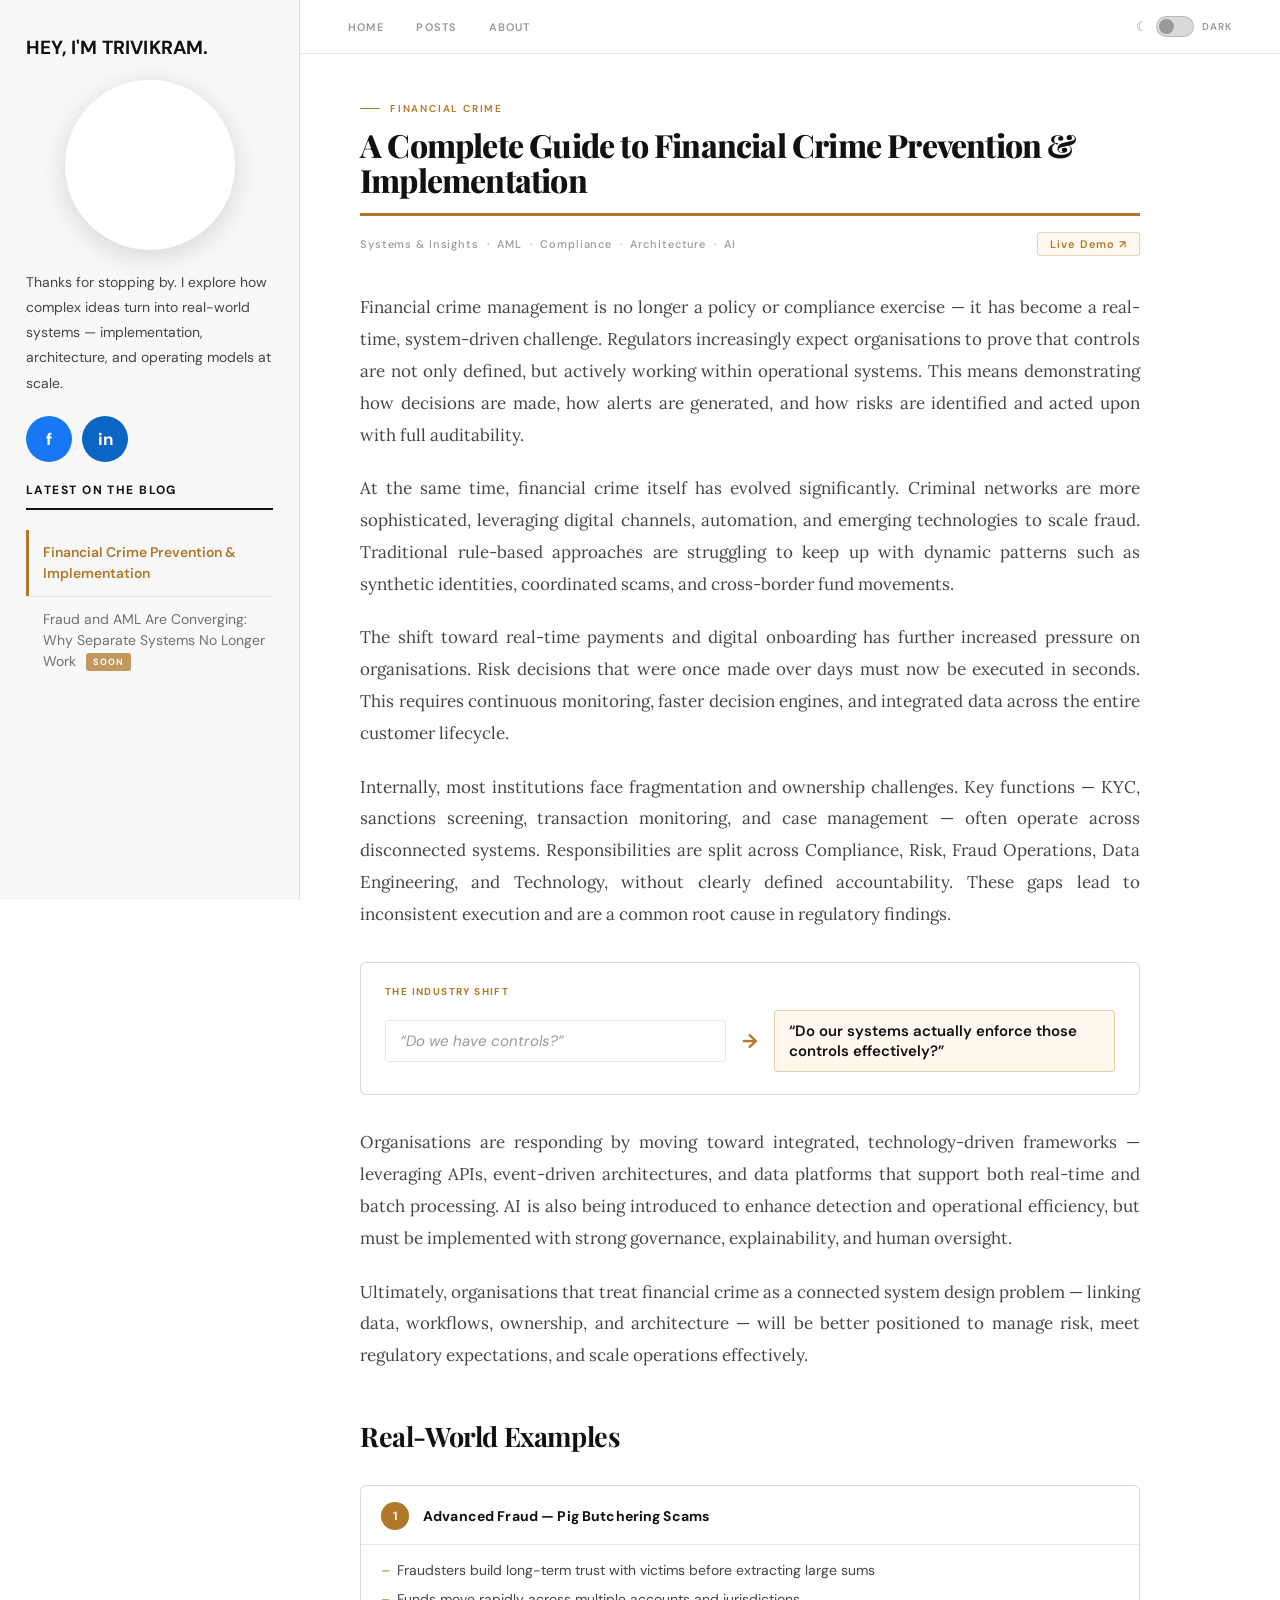
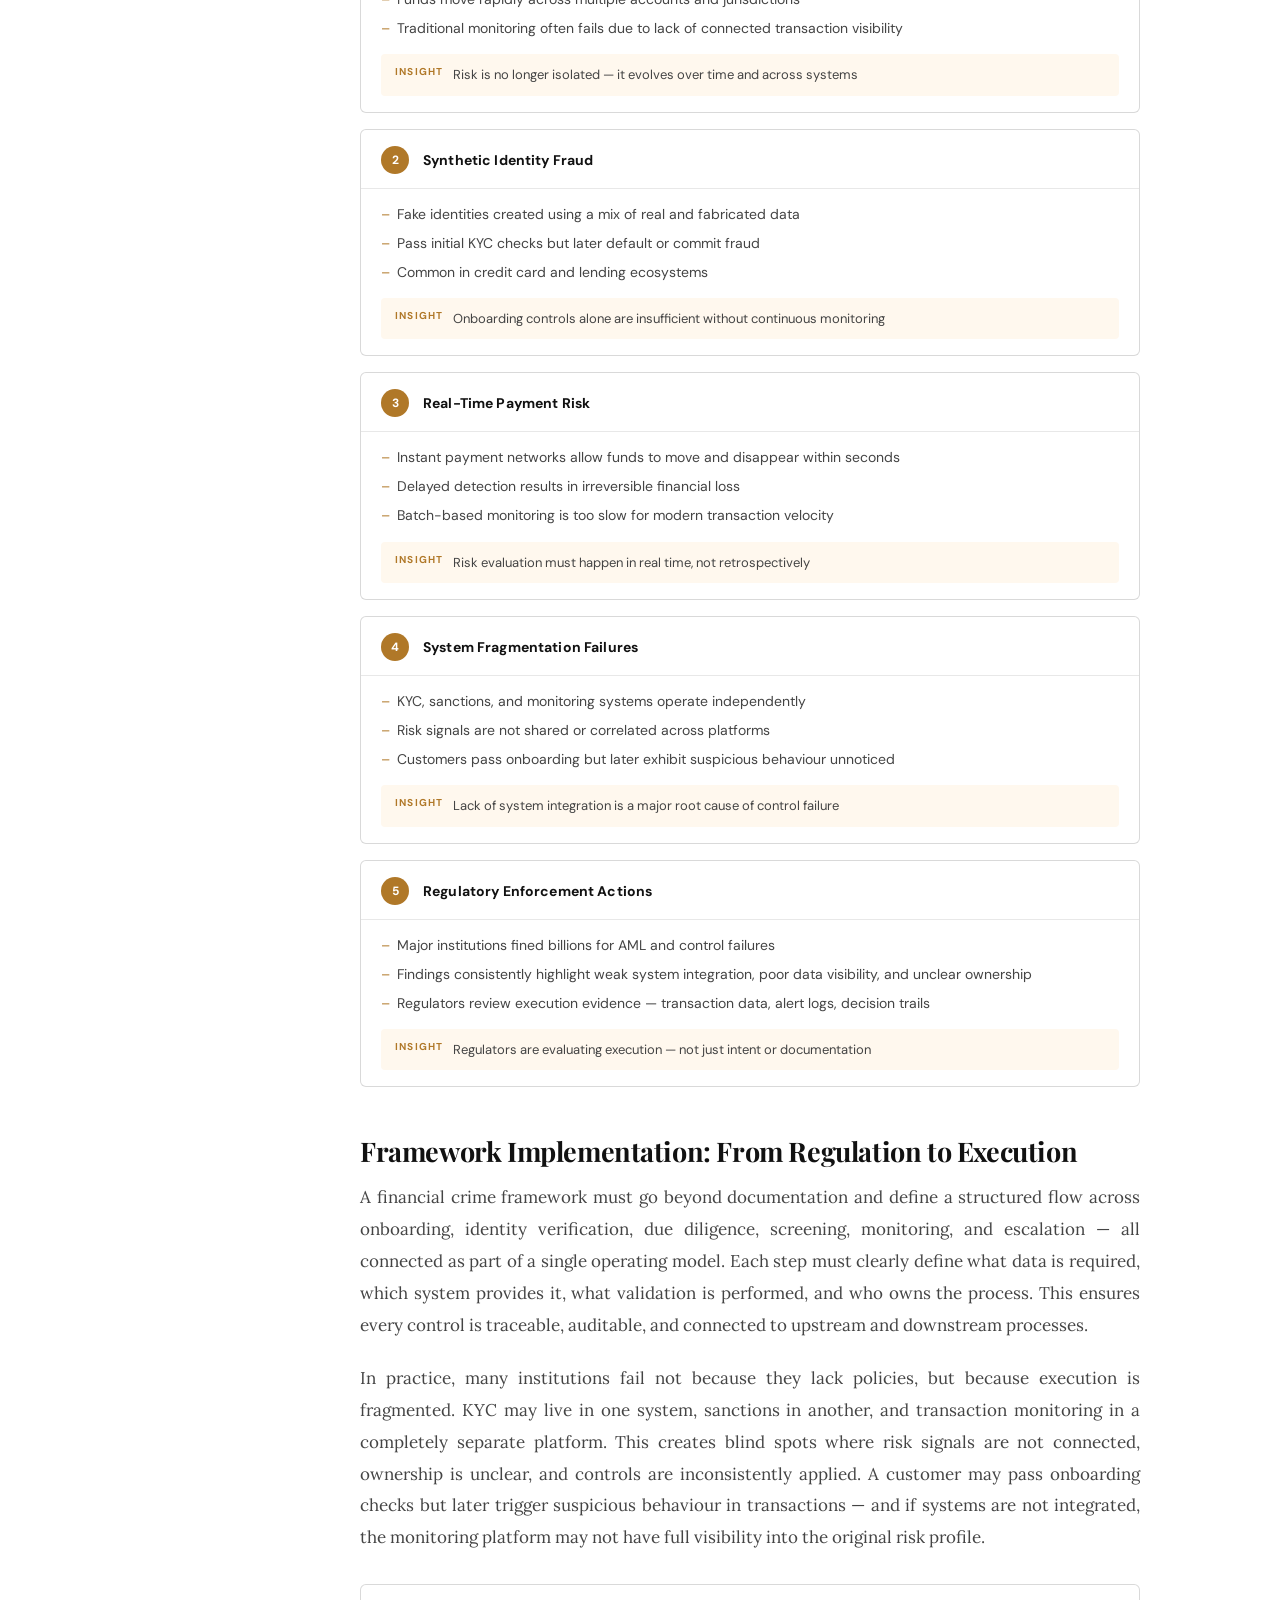
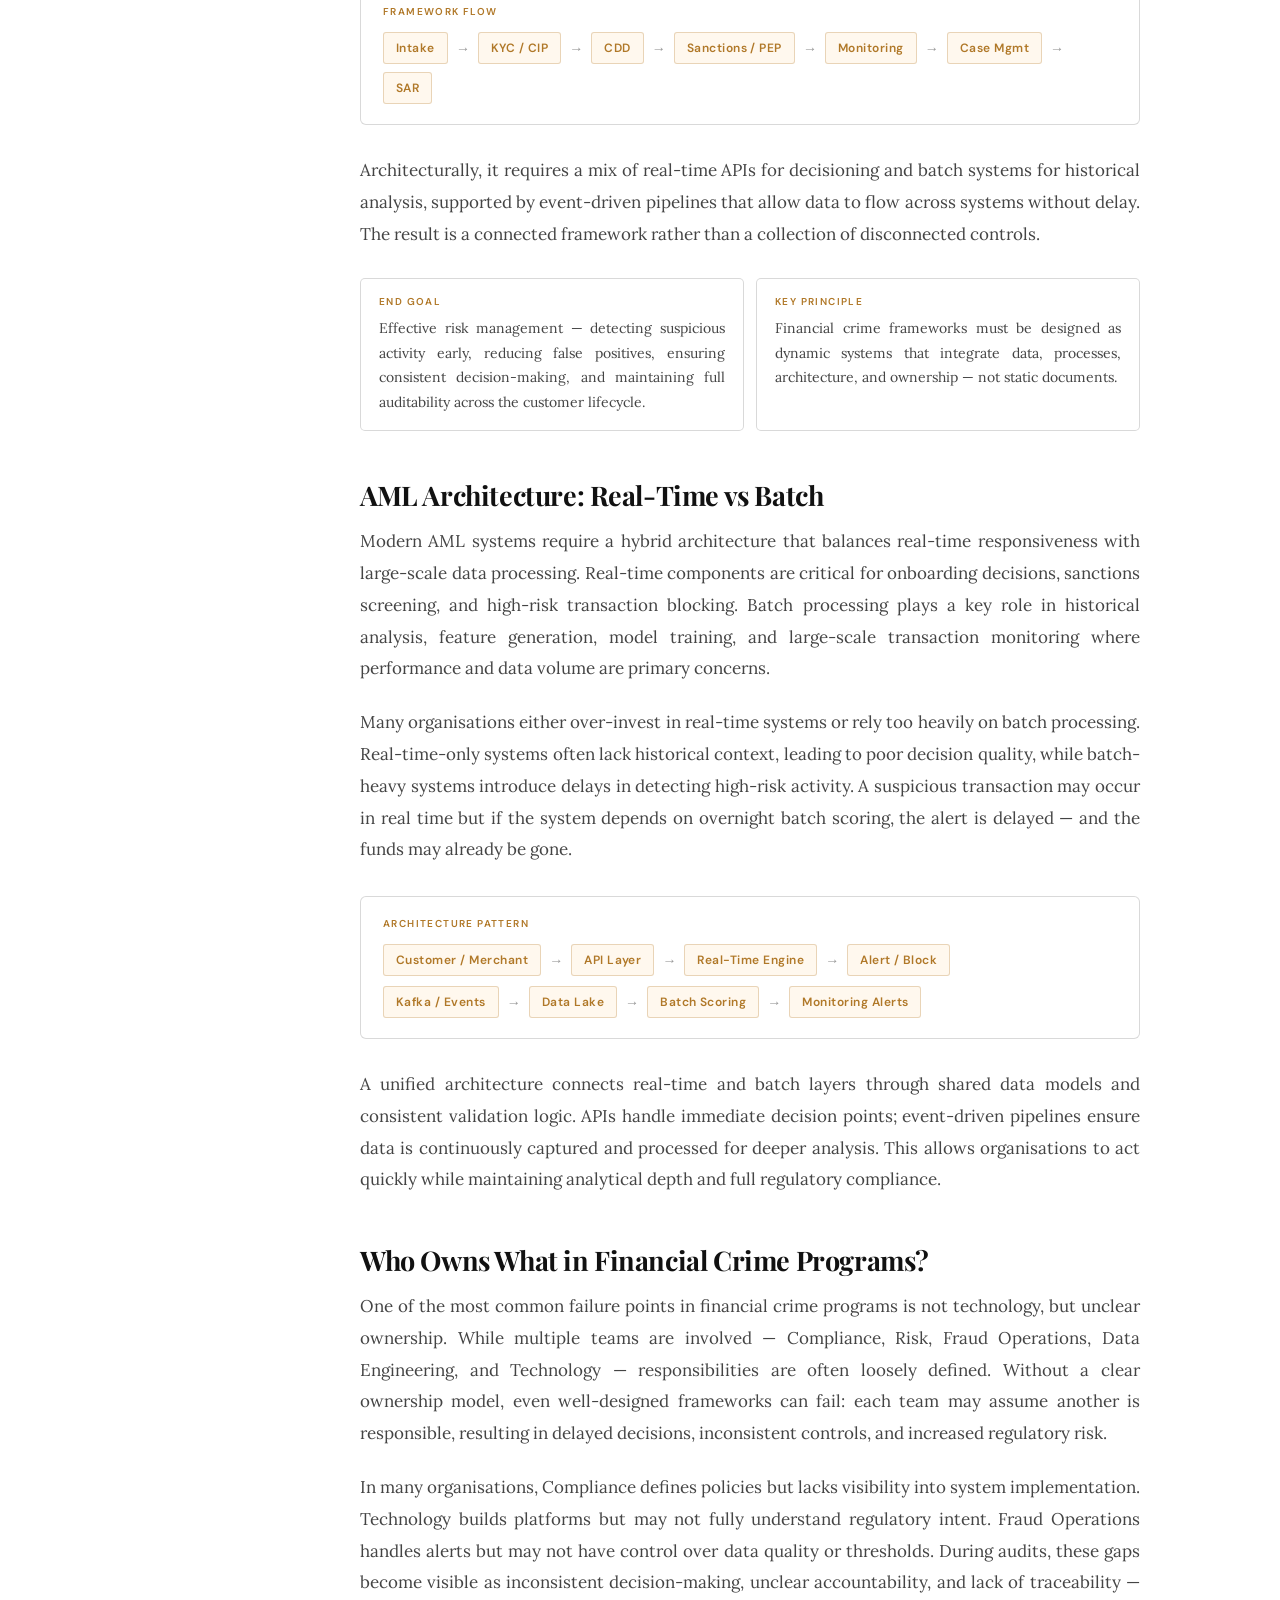
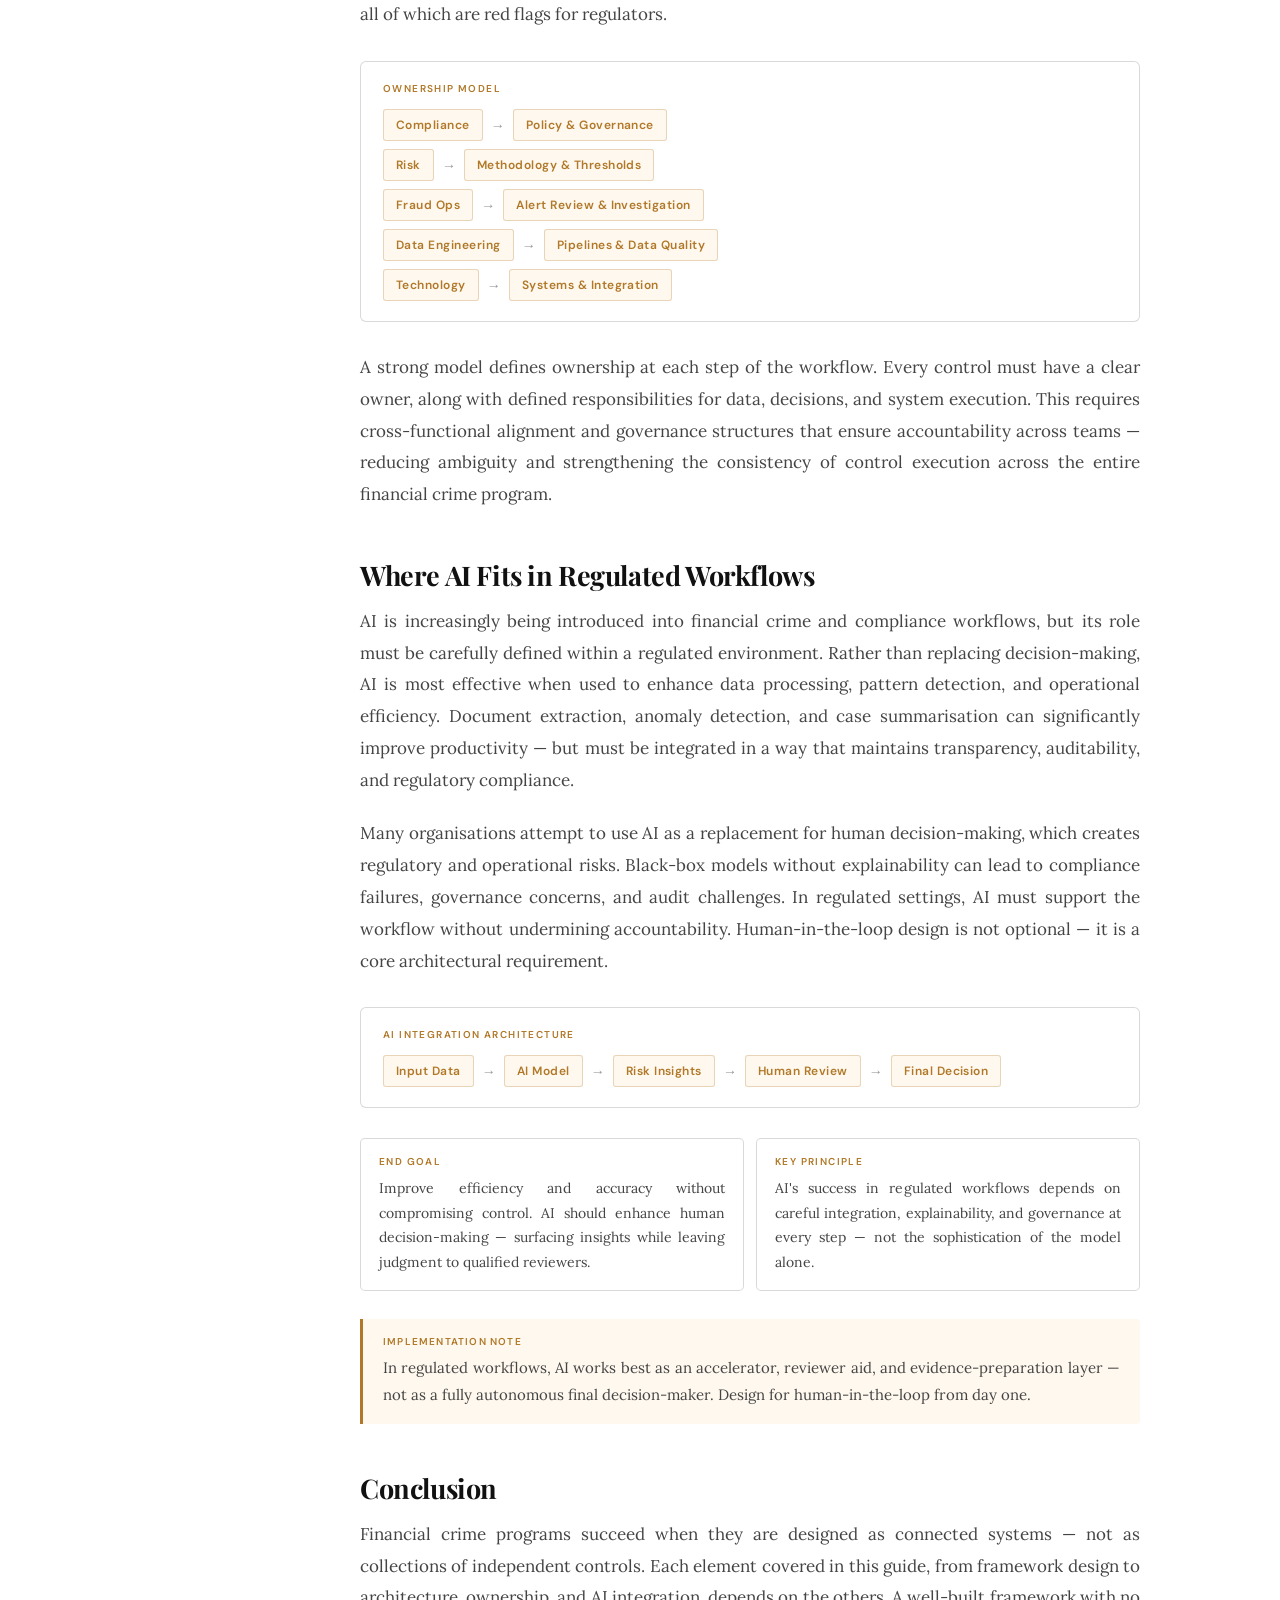
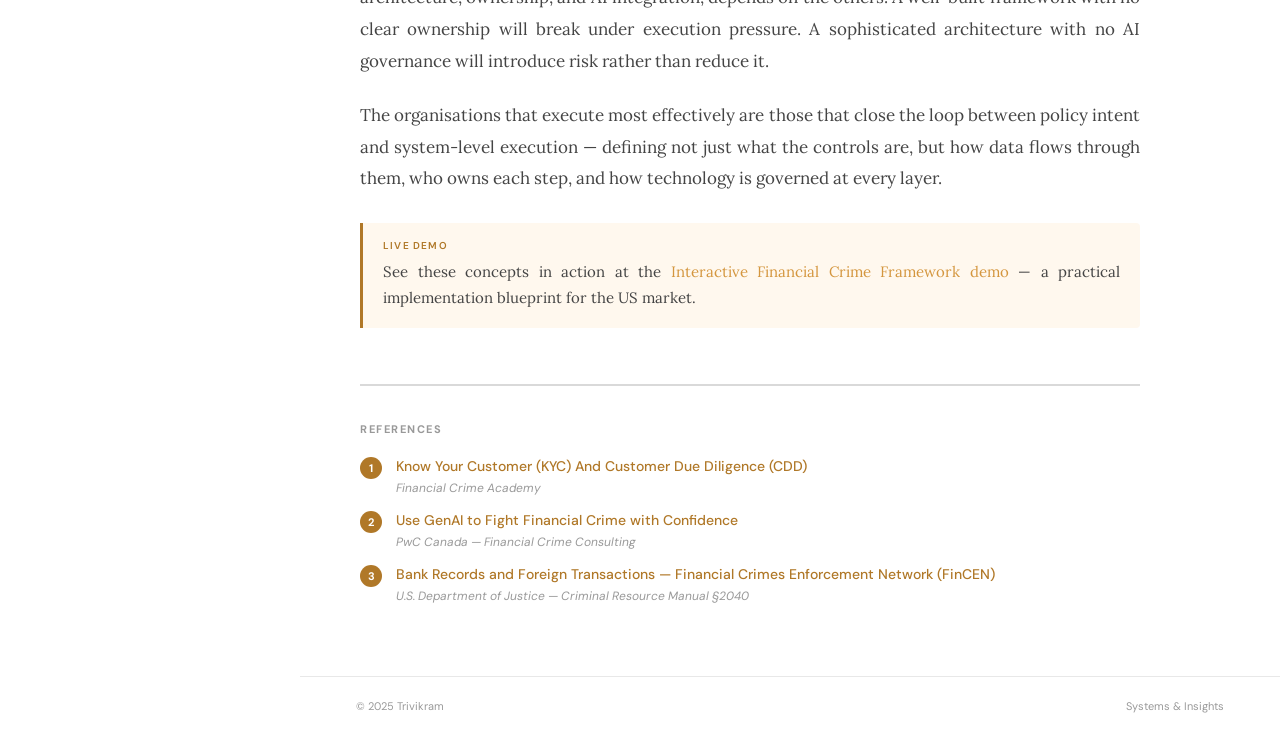
<file: index.html>
<!DOCTYPE html>
<html lang="en" data-theme="light">
<head>
  <meta charset="UTF-8" />
  <meta name="viewport" content="width=device-width, initial-scale=1.0" />
  <title>Trivikram — Systems &amp; Insights</title>
  <meta name="description" content="Systems, architecture, and real-world implementation." />
  <link rel="preconnect" href="https://fonts.googleapis.com" />
  <link rel="stylesheet" href="https://fonts.googleapis.com/css2?family=Playfair+Display:ital,wght@0,700;0,800;1,700&family=Lora:ital,wght@0,400;0,500;0,600;1,400&family=DM+Sans:wght@400;500;600;700&display=swap" />
  <link rel="icon" type="image/svg+xml" href="assets/favicon.svg" />
  <link rel="shortcut icon" href="assets/favicon.svg" />
  <link rel="apple-touch-icon" href="assets/favicon.svg" />
  <link rel="stylesheet" href="assets/blog.css" />
</head>
<body>
<div id="progress"></div>
<div class="shell">
  <!-- LEFT RAIL -->
  <aside class="rail">
    <div class="author-greeting">HEY, I'M TRIVIKRAM.</div>
    <div class="author-photo">
      <img src="assets/author-placeholder.png" alt="Trivikram" />
    </div>
    <p class="bio">Thanks for stopping by. I explore how complex ideas turn into real-world systems — implementation, architecture, and operating models at scale.</p>
    <div class="socials">
      <a href="https://www.facebook.com/trivikram.dwivedi/" target="_blank" rel="noopener" class="soc soc-fb" aria-label="Facebook">f</a>
      <a href="https://www.linkedin.com/in/trivikramdwivedi" target="_blank" rel="noopener" class="soc soc-li" aria-label="LinkedIn">in</a>
    </div>
    <div class="rail-heading">Latest on the blog</div>
    <ul class="blog-list" id="blog-list">
      <li><button class="blog-btn" data-article="main">Financial Crime Prevention &amp; Implementation</button></li>
      <li><button class="blog-btn blog-btn--soon" data-article="coming-soon">Fraud and AML Are Converging: Why Separate Systems No Longer Work <span class="coming-soon-badge">Soon</span></button></li>
    </ul>
  </aside>
  <!-- RIGHT PANEL -->
  <div class="right-panel">
    <header class="topbar">
      <nav class="nav-links">
        <button class="nav-btn active" data-view="home">Home</button>
        <button class="nav-btn" data-view="posts">Posts</button>
        <button class="nav-btn" data-view="about">About</button>
      </nav>
      <div class="toggle-wrap" id="theme-toggle" title="Switch between light and dark theme">
        <span class="toggle-icon" id="toggle-icon">&#9788;</span>
        <div class="toggle-track"><div class="toggle-knob"></div></div>
        <span class="toggle-label" id="toggle-label">Dark</span>
      </div>
    </header>
    <div class="content-wrap">
      <div class="content-pane" id="content-pane"></div>
      <footer class="site-footer">
        <span>&#169; 2025 Trivikram</span>
        <span>Systems &amp; Insights</span>
      </footer>
    </div>
  </div>
</div>
<script src="assets/blog.js"></script>
</body>
</html>
</file>
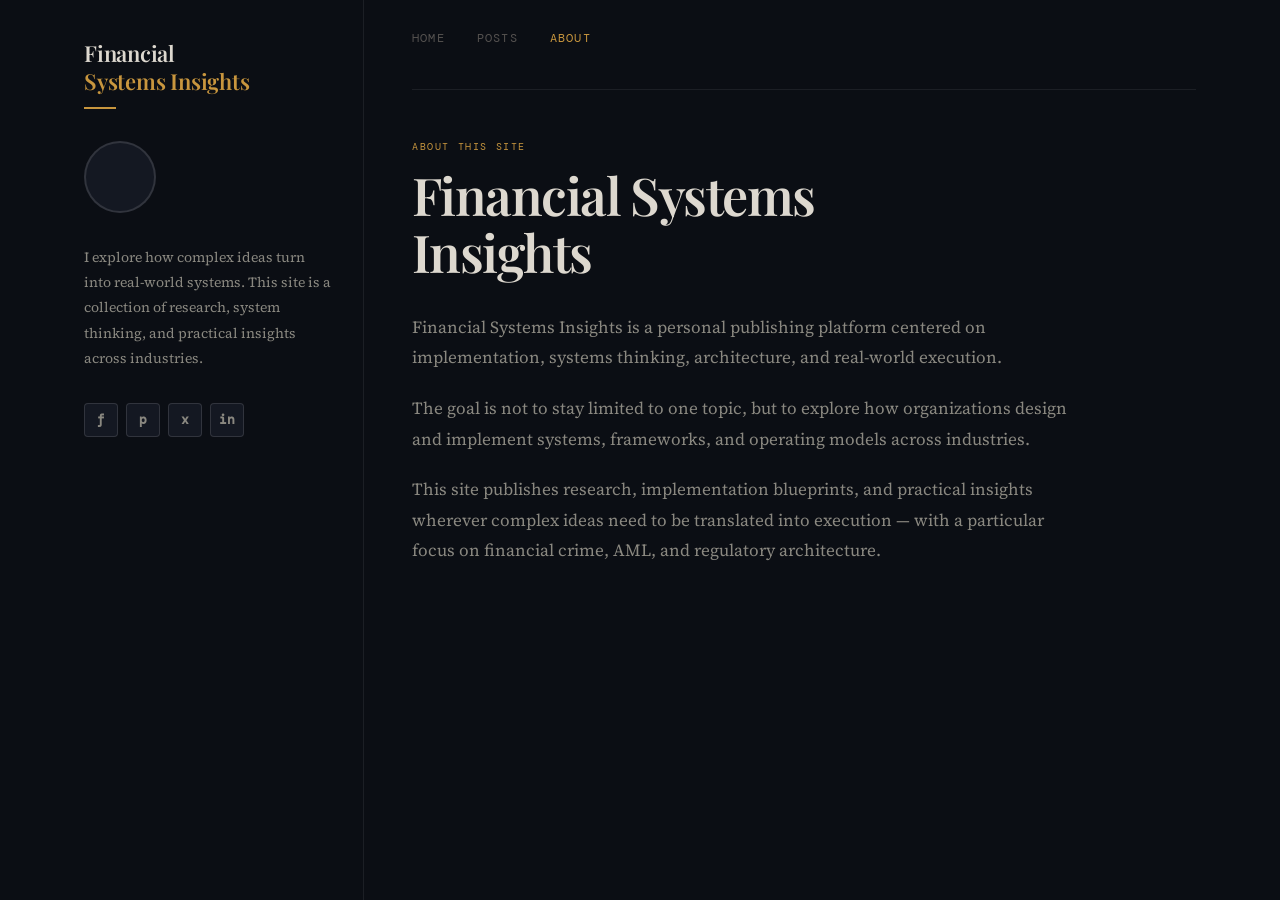
<file: about.html>
<!DOCTYPE html>
<html lang="en">
<head>
  <meta charset="UTF-8" />
  <meta name="viewport" content="width=device-width, initial-scale=1.0" />
  <title>About | Financial Systems Insights</title>
  <link rel="stylesheet" href="assets/styles.css" />
</head>
<body>
<div class="page">
  <div class="layout">

    <aside class="left-rail">
      <div>
        <a href="index.html" class="brand">Financial<br><span>Systems Insights</span></a>
        <div class="brand-rule"></div>
      </div>

      <div class="author-photo">
        <img src="assets/author-placeholder.png" alt="Author photo" />
      </div>

      <p class="about">
        I explore how complex ideas turn into real-world systems. This site is a collection
        of research, system thinking, and practical insights across industries.
      </p>

      <div class="socials">
        <a href="#" class="social">f</a>
        <a href="#" class="social">p</a>
        <a href="#" class="social">x</a>
        <a href="#" class="social">in</a>
      </div>
    </aside>

    <main class="right-content">
      <nav class="top-nav">
        <a href="index.html">Home</a>
        <a href="posts.html">Posts</a>
        <a href="about.html" class="active">About</a>
        <div class="top-nav-spacer"></div>
      </nav>

      <article class="about-page">
        <div class="kicker">About this site</div>
        <h1>Financial Systems<br>Insights</h1>

        <p>
          Financial Systems Insights is a personal publishing platform centered on
          implementation, systems thinking, architecture, and real-world execution.
        </p>

        <p>
          The goal is not to stay limited to one topic, but to explore how organizations
          design and implement systems, frameworks, and operating models across industries.
        </p>

        <p>
          This site publishes research, implementation blueprints, and practical insights
          wherever complex ideas need to be translated into execution — with a particular
          focus on financial crime, AML, and regulatory architecture.
        </p>
      </article>
    </main>

  </div>
</div>
</body>
</html>
</file>
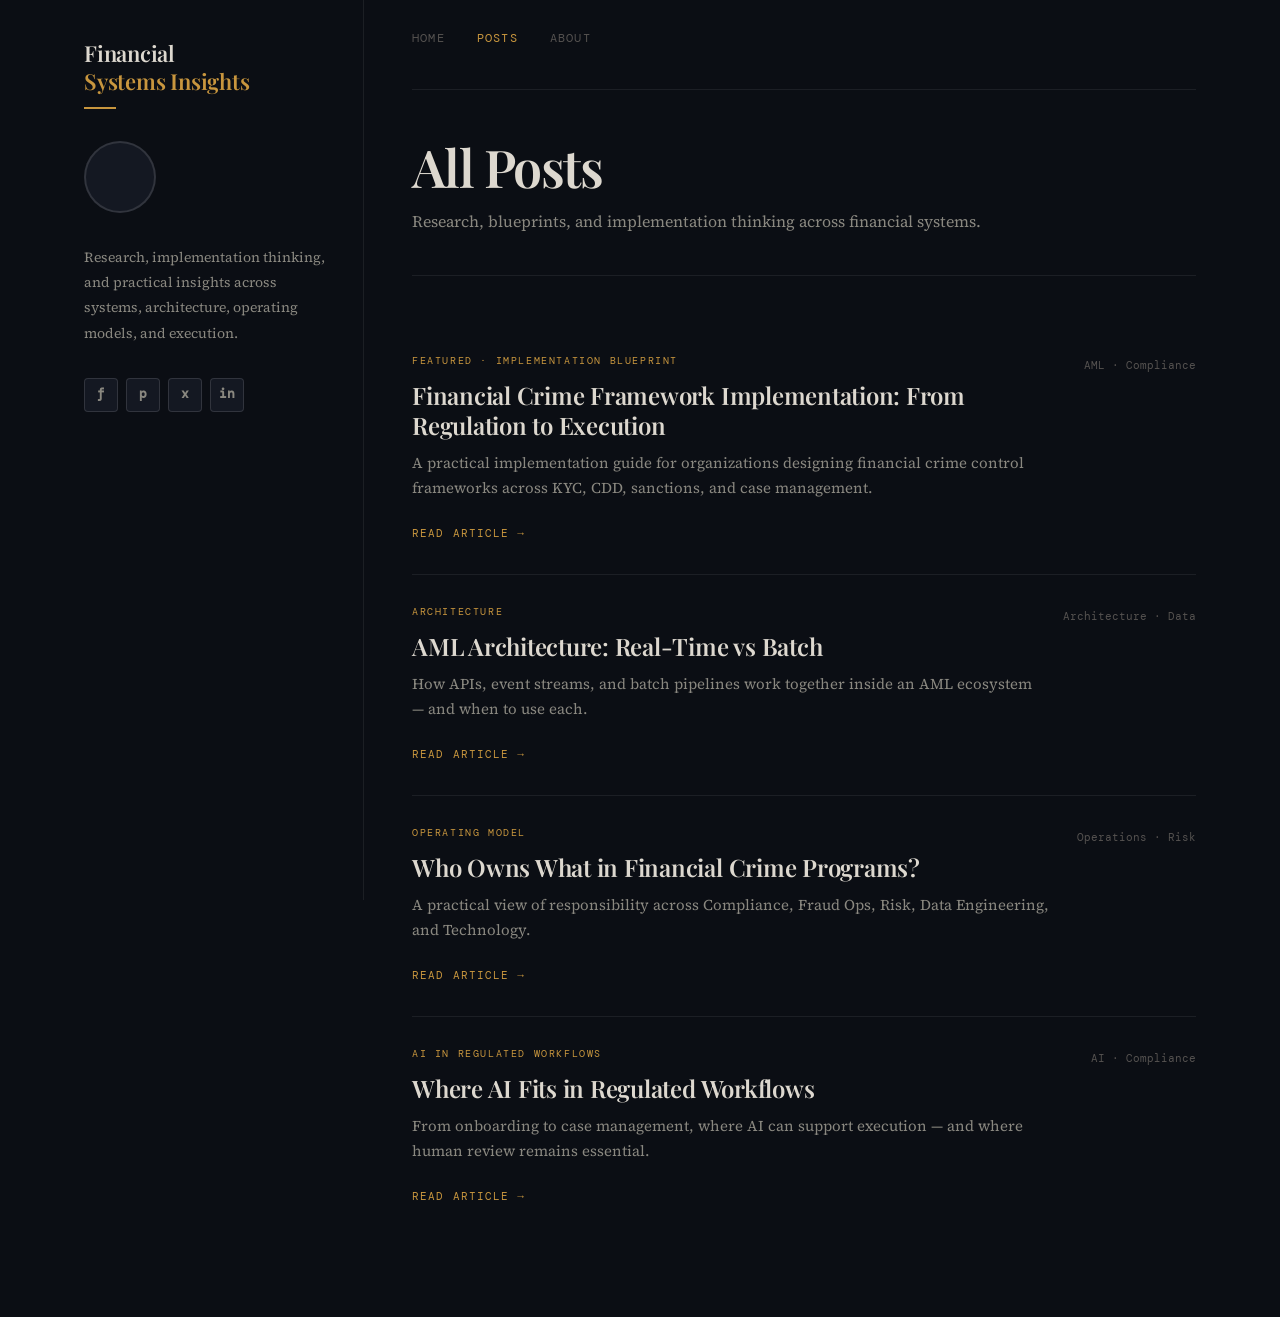
<file: posts.html>
<!DOCTYPE html>
<html lang="en">
<head>
  <meta charset="UTF-8" />
  <meta name="viewport" content="width=device-width, initial-scale=1.0" />
  <title>Posts | Financial Systems Insights</title>
  <link rel="stylesheet" href="assets/styles.css" />
</head>
<body>
<div class="page">
  <div class="layout">

    <aside class="left-rail">
      <div>
        <a href="index.html" class="brand">Financial<br><span>Systems Insights</span></a>
        <div class="brand-rule"></div>
      </div>

      <div class="author-photo">
        <img src="assets/author-placeholder.png" alt="Author photo" />
      </div>

      <p class="about">
        Research, implementation thinking, and practical insights across systems,
        architecture, operating models, and execution.
      </p>

      <div class="socials">
        <a href="#" class="social">f</a>
        <a href="#" class="social">p</a>
        <a href="#" class="social">x</a>
        <a href="#" class="social">in</a>
      </div>
    </aside>

    <main class="right-content">
      <nav class="top-nav">
        <a href="index.html">Home</a>
        <a href="posts.html" class="active">Posts</a>
        <a href="about.html">About</a>
        <div class="top-nav-spacer"></div>
      </nav>

      <div class="page-hero">
        <h1>All Posts</h1>
        <p>Research, blueprints, and implementation thinking across financial systems.</p>
      </div>

      <div class="posts-grid">

        <a href="posts/financial-crime-framework-implementation.html" class="post-card" style="text-decoration:none">
          <div>
            <div class="kicker">Featured · Implementation Blueprint</div>
            <div class="post-card-title">Financial Crime Framework Implementation: From Regulation to Execution</div>
            <div class="post-card-excerpt">A practical implementation guide for organizations designing financial crime control frameworks across KYC, CDD, sanctions, and case management.</div>
            <span class="read-more">Read article</span>
          </div>
          <div class="post-card-meta">AML · Compliance</div>
        </a>

        <a href="posts/aml-architecture-realtime-vs-batch.html" class="post-card" style="text-decoration:none">
          <div>
            <div class="kicker">Architecture</div>
            <div class="post-card-title">AML Architecture: Real-Time vs Batch</div>
            <div class="post-card-excerpt">How APIs, event streams, and batch pipelines work together inside an AML ecosystem — and when to use each.</div>
            <span class="read-more">Read article</span>
          </div>
          <div class="post-card-meta">Architecture · Data</div>
        </a>

        <a href="posts/ownership-model-financial-crime.html" class="post-card" style="text-decoration:none">
          <div>
            <div class="kicker">Operating Model</div>
            <div class="post-card-title">Who Owns What in Financial Crime Programs?</div>
            <div class="post-card-excerpt">A practical view of responsibility across Compliance, Fraud Ops, Risk, Data Engineering, and Technology.</div>
            <span class="read-more">Read article</span>
          </div>
          <div class="post-card-meta">Operations · Risk</div>
        </a>

        <a href="posts/ai-in-regulated-workflows.html" class="post-card" style="text-decoration:none">
          <div>
            <div class="kicker">AI in Regulated Workflows</div>
            <div class="post-card-title">Where AI Fits in Regulated Workflows</div>
            <div class="post-card-excerpt">From onboarding to case management, where AI can support execution — and where human review remains essential.</div>
            <span class="read-more">Read article</span>
          </div>
          <div class="post-card-meta">AI · Compliance</div>
        </a>

      </div>
    </main>

  </div>
</div>
</body>
</html>
</file>
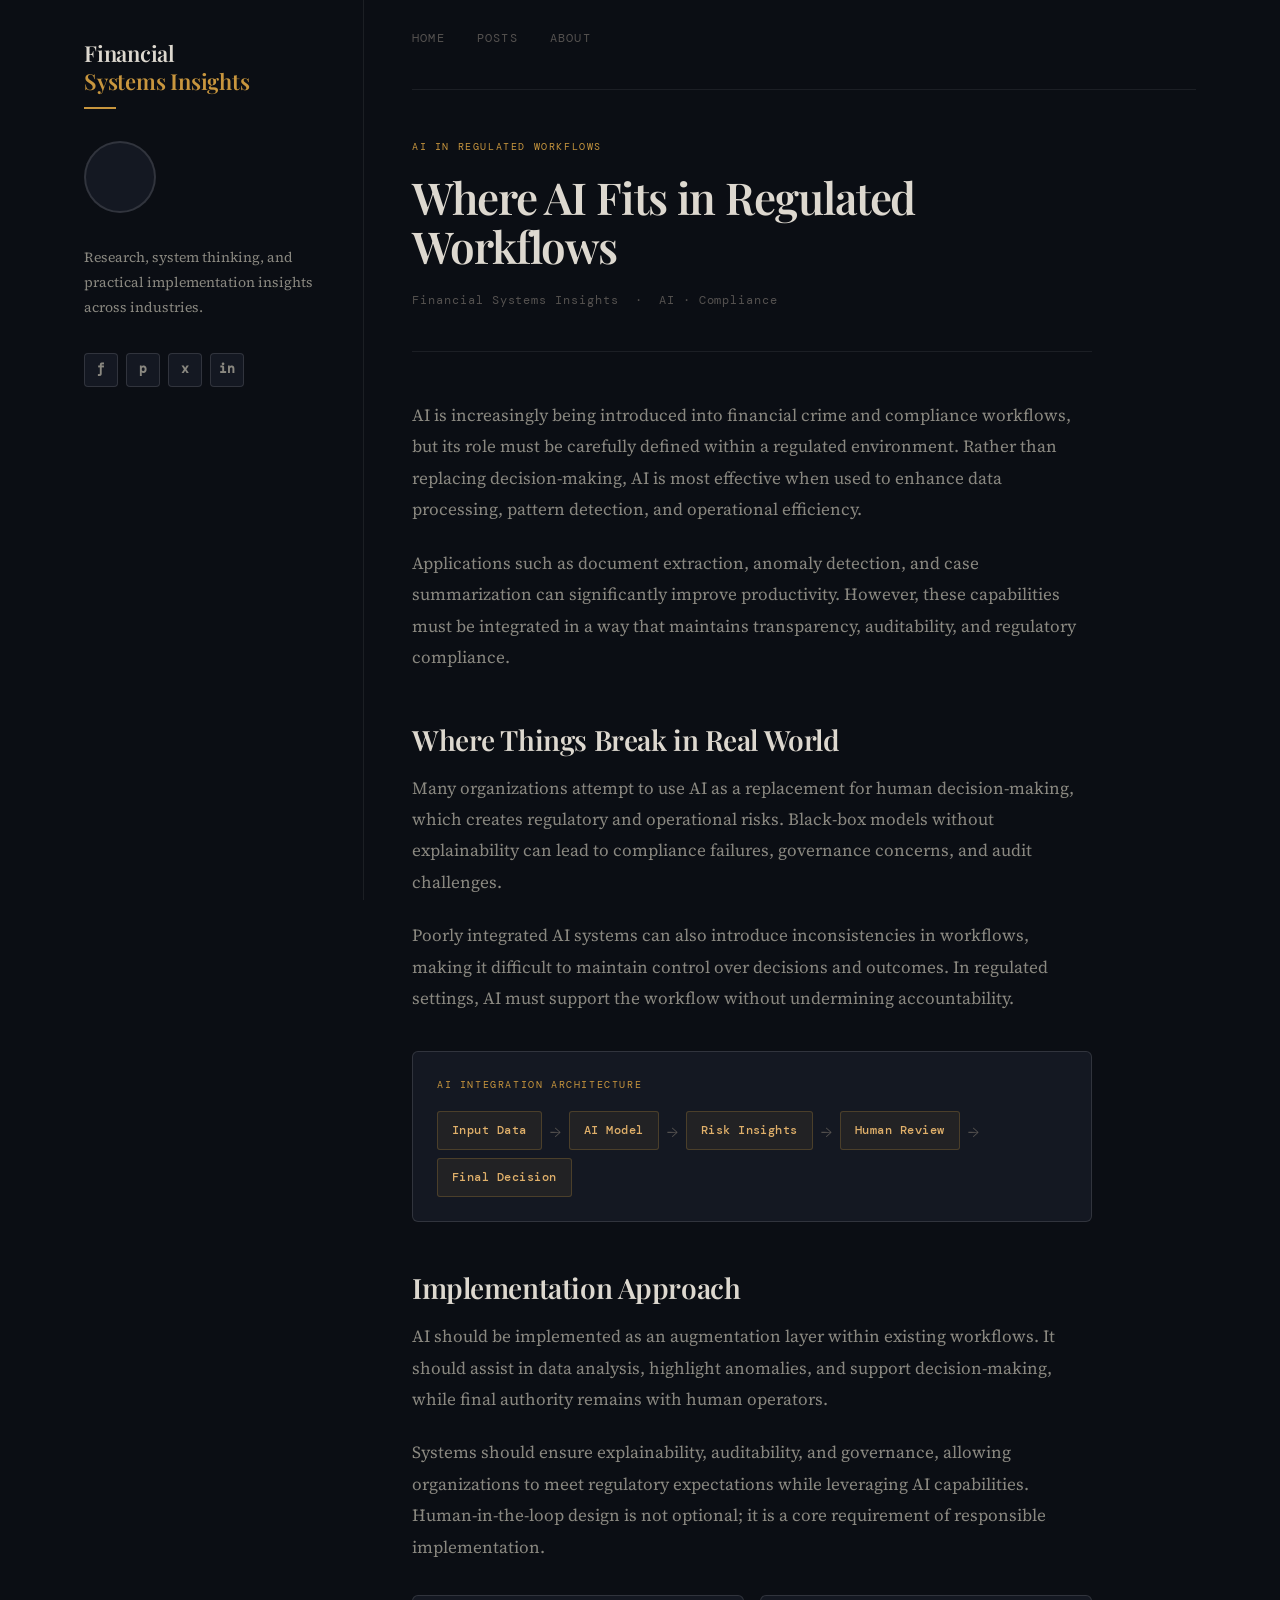
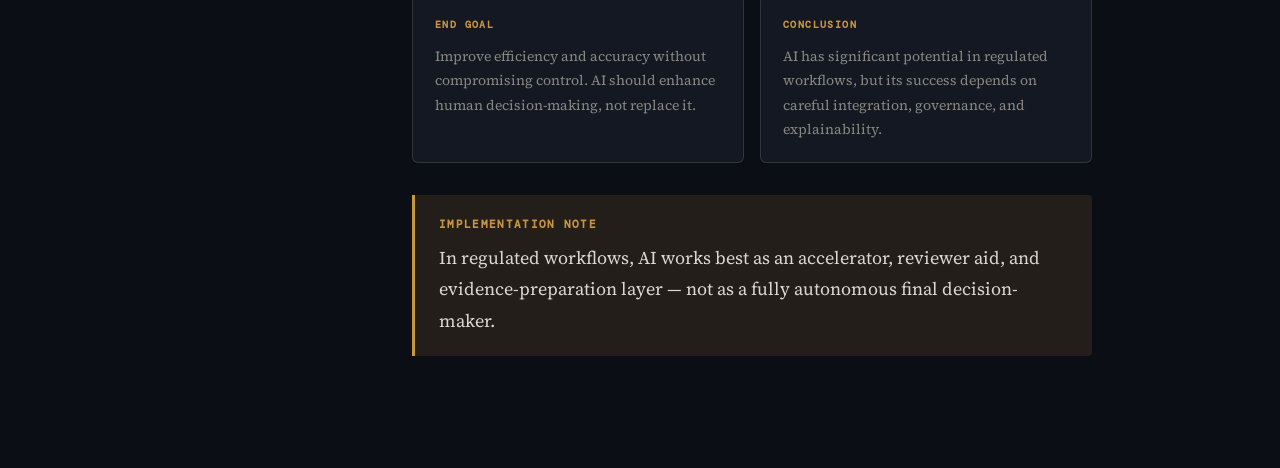
<file: posts/ai-in-regulated-workflows.html>
<!DOCTYPE html>
<html lang="en">
<head>
  <meta charset="UTF-8" />
  <meta name="viewport" content="width=device-width, initial-scale=1.0" />
  <title>Where AI Fits in Regulated Workflows | Financial Systems Insights</title>
  <link rel="stylesheet" href="../assets/styles.css" />
</head>
<body>
<div class="page">
  <div class="layout">
    <aside class="left-rail">
      <div>
        <a href="../index.html" class="brand">Financial<br><span>Systems Insights</span></a>
        <div class="brand-rule"></div>
      </div>
      <div class="author-photo">
        <img src="../assets/author-placeholder.png" alt="Author photo" />
      </div>
      <p class="about">Research, system thinking, and practical implementation insights across industries.</p>
      <div class="socials">
        <a href="#" class="social">f</a>
        <a href="#" class="social">p</a>
        <a href="#" class="social">x</a>
        <a href="#" class="social">in</a>
      </div>
    </aside>
    <main class="right-content">
      <nav class="top-nav">
        <a href="../index.html">Home</a>
        <a href="../posts.html">Posts</a>
        <a href="../about.html">About</a>
        <div class="top-nav-spacer"></div>
      </nav>
      <article class="post-page">
        <div class="post-header">
          <div class="kicker">AI in Regulated Workflows</div>
          <h1>Where AI Fits in Regulated Workflows</h1>
          <div class="post-byline">Financial Systems Insights &nbsp;·&nbsp; AI · Compliance</div>
        </div>
        <p>AI is increasingly being introduced into financial crime and compliance workflows, but its role must be carefully defined within a regulated environment. Rather than replacing decision-making, AI is most effective when used to enhance data processing, pattern detection, and operational efficiency.</p><p>Applications such as document extraction, anomaly detection, and case summarization can significantly improve productivity. However, these capabilities must be integrated in a way that maintains transparency, auditability, and regulatory compliance.</p><h2>Where Things Break in Real World</h2><p>Many organizations attempt to use AI as a replacement for human decision-making, which creates regulatory and operational risks. Black-box models without explainability can lead to compliance failures, governance concerns, and audit challenges.</p><p>Poorly integrated AI systems can also introduce inconsistencies in workflows, making it difficult to maintain control over decisions and outcomes. In regulated settings, AI must support the workflow without undermining accountability.</p><div class="diagram"><div class="diagram-title">AI integration architecture</div><div class="flow"><span class="node">Input Data</span><span class="arrow">→</span><span class="node">AI Model</span><span class="arrow">→</span><span class="node">Risk Insights</span><span class="arrow">→</span><span class="node">Human Review</span><span class="arrow">→</span><span class="node">Final Decision</span></div></div><h2>Implementation Approach</h2><p>AI should be implemented as an augmentation layer within existing workflows. It should assist in data analysis, highlight anomalies, and support decision-making, while final authority remains with human operators.</p><p>Systems should ensure explainability, auditability, and governance, allowing organizations to meet regulatory expectations while leveraging AI capabilities. Human-in-the-loop design is not optional; it is a core requirement of responsible implementation.</p><div class="two-col"><div class="callout"><h3>End Goal</h3><p>Improve efficiency and accuracy without compromising control. AI should enhance human decision-making, not replace it.</p></div><div class="callout"><h3>Conclusion</h3><p>AI has significant potential in regulated workflows, but its success depends on careful integration, governance, and explainability.</p></div></div><div class="note"><strong>Implementation note</strong>In regulated workflows, AI works best as an accelerator, reviewer aid, and evidence-preparation layer — not as a fully autonomous final decision-maker.</div>
      </article>
    </main>
  </div>
</div>
</body>
</html>
</file>
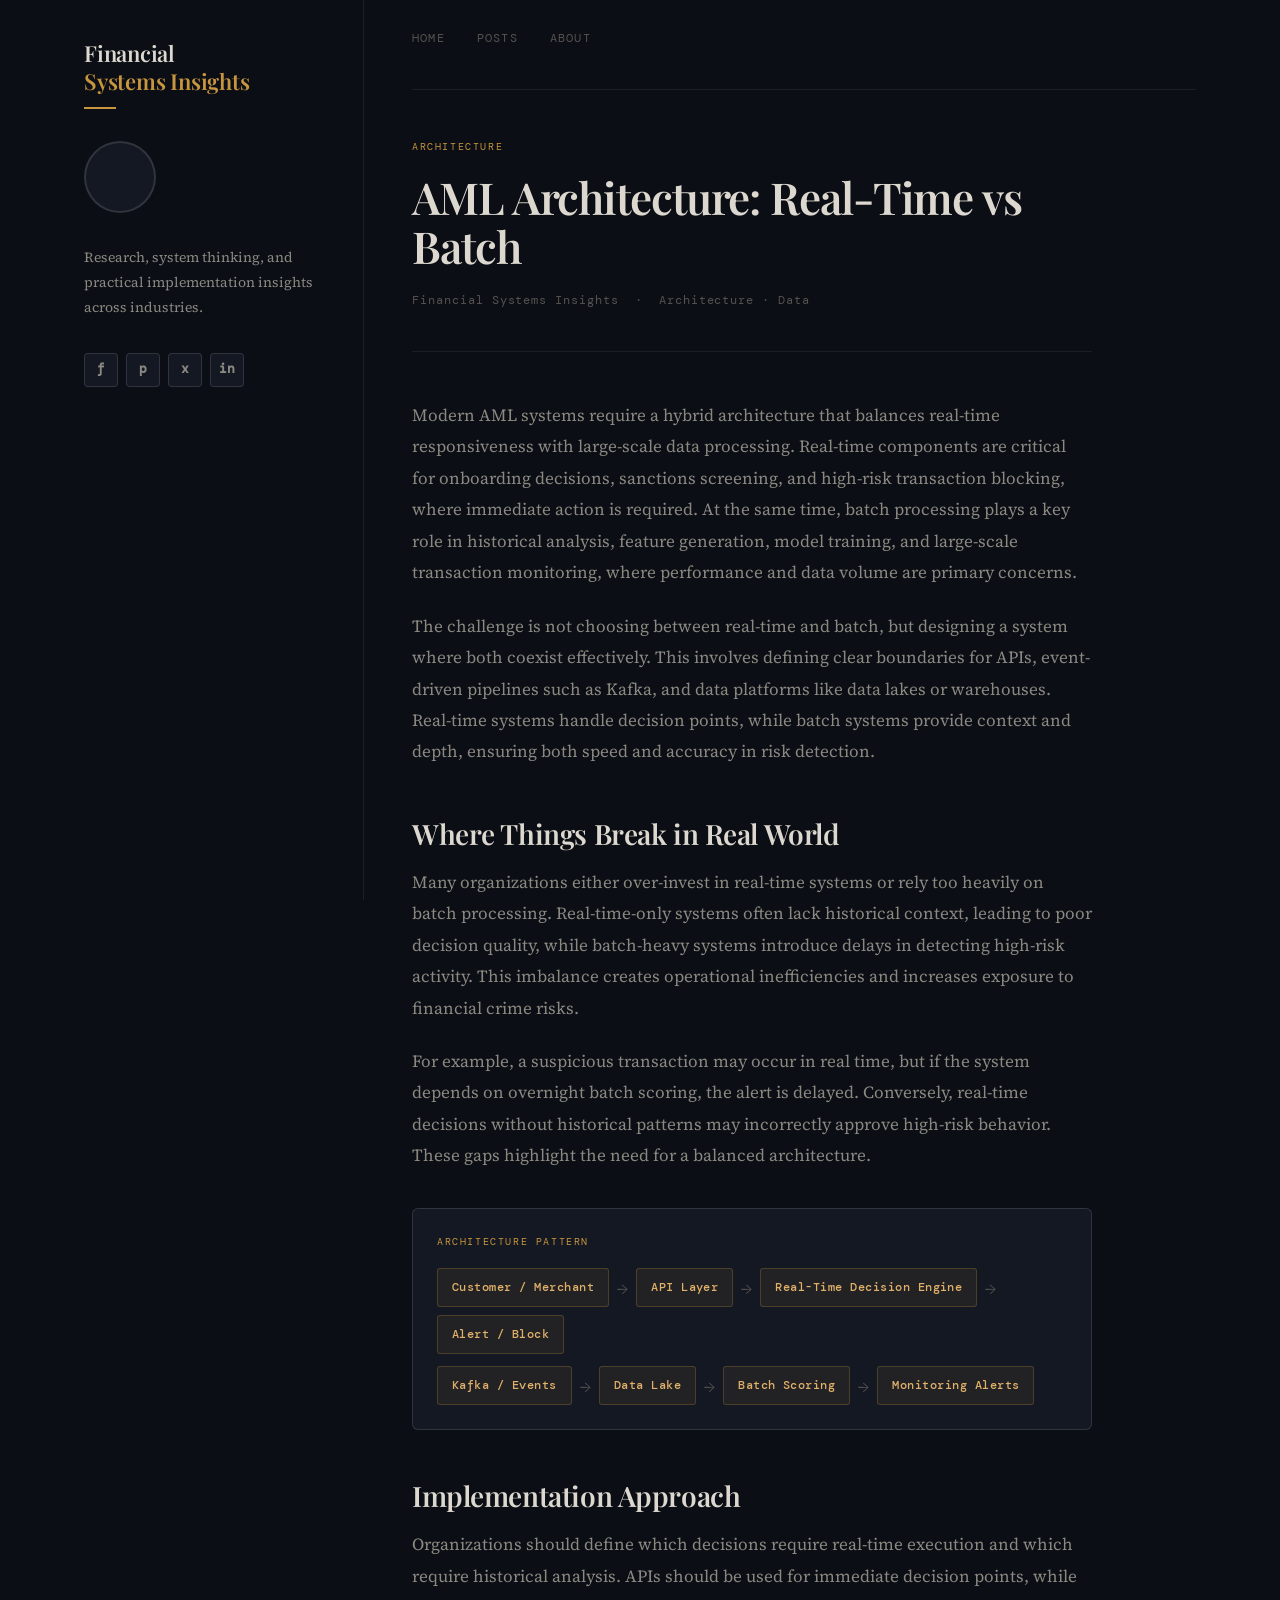
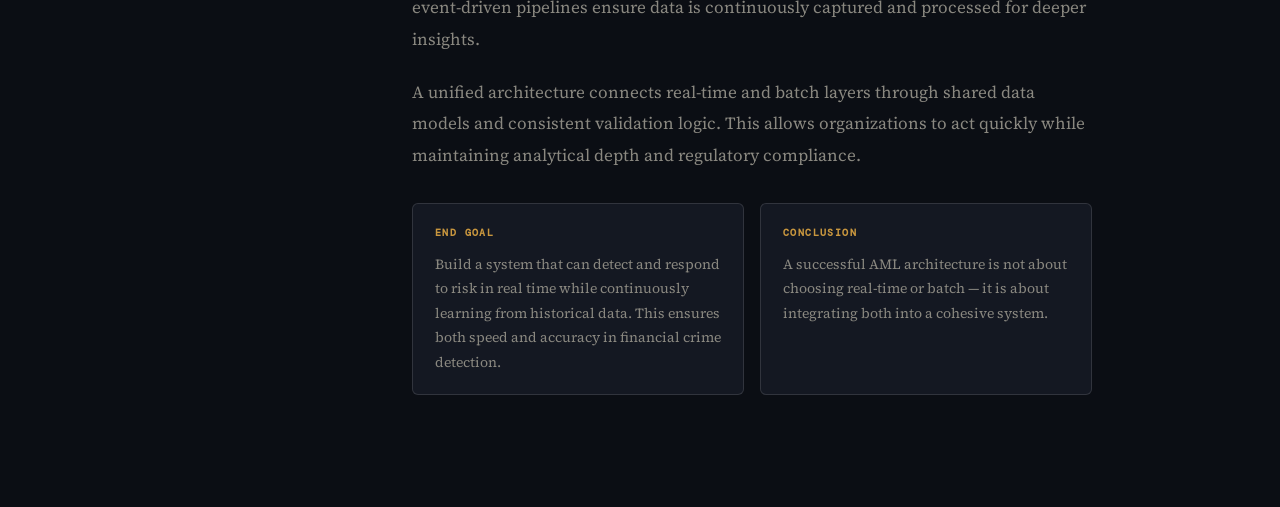
<file: posts/aml-architecture-realtime-vs-batch.html>
<!DOCTYPE html>
<html lang="en">
<head>
  <meta charset="UTF-8" />
  <meta name="viewport" content="width=device-width, initial-scale=1.0" />
  <title>AML Architecture: Real-Time vs Batch | Financial Systems Insights</title>
  <link rel="stylesheet" href="../assets/styles.css" />
</head>
<body>
<div class="page">
  <div class="layout">
    <aside class="left-rail">
      <div>
        <a href="../index.html" class="brand">Financial<br><span>Systems Insights</span></a>
        <div class="brand-rule"></div>
      </div>
      <div class="author-photo">
        <img src="../assets/author-placeholder.png" alt="Author photo" />
      </div>
      <p class="about">Research, system thinking, and practical implementation insights across industries.</p>
      <div class="socials">
        <a href="#" class="social">f</a>
        <a href="#" class="social">p</a>
        <a href="#" class="social">x</a>
        <a href="#" class="social">in</a>
      </div>
    </aside>
    <main class="right-content">
      <nav class="top-nav">
        <a href="../index.html">Home</a>
        <a href="../posts.html">Posts</a>
        <a href="../about.html">About</a>
        <div class="top-nav-spacer"></div>
      </nav>
      <article class="post-page">
        <div class="post-header">
          <div class="kicker">Architecture</div>
          <h1>AML Architecture: Real-Time vs Batch</h1>
          <div class="post-byline">Financial Systems Insights &nbsp;·&nbsp; Architecture · Data</div>
        </div>
        <p>Modern AML systems require a hybrid architecture that balances real-time responsiveness with large-scale data processing. Real-time components are critical for onboarding decisions, sanctions screening, and high-risk transaction blocking, where immediate action is required. At the same time, batch processing plays a key role in historical analysis, feature generation, model training, and large-scale transaction monitoring, where performance and data volume are primary concerns.</p><p>The challenge is not choosing between real-time and batch, but designing a system where both coexist effectively. This involves defining clear boundaries for APIs, event-driven pipelines such as Kafka, and data platforms like data lakes or warehouses. Real-time systems handle decision points, while batch systems provide context and depth, ensuring both speed and accuracy in risk detection.</p><h2>Where Things Break in Real World</h2><p>Many organizations either over-invest in real-time systems or rely too heavily on batch processing. Real-time-only systems often lack historical context, leading to poor decision quality, while batch-heavy systems introduce delays in detecting high-risk activity. This imbalance creates operational inefficiencies and increases exposure to financial crime risks.</p><p>For example, a suspicious transaction may occur in real time, but if the system depends on overnight batch scoring, the alert is delayed. Conversely, real-time decisions without historical patterns may incorrectly approve high-risk behavior. These gaps highlight the need for a balanced architecture.</p><div class="diagram"><div class="diagram-title">Architecture pattern</div><div class="flow"><span class="node">Customer / Merchant</span><span class="arrow">→</span><span class="node">API Layer</span><span class="arrow">→</span><span class="node">Real-Time Decision Engine</span><span class="arrow">→</span><span class="node">Alert / Block</span></div><div class="flow" style="margin-top:12px"><span class="node">Kafka / Events</span><span class="arrow">→</span><span class="node">Data Lake</span><span class="arrow">→</span><span class="node">Batch Scoring</span><span class="arrow">→</span><span class="node">Monitoring Alerts</span></div></div><h2>Implementation Approach</h2><p>Organizations should define which decisions require real-time execution and which require historical analysis. APIs should be used for immediate decision points, while event-driven pipelines ensure data is continuously captured and processed for deeper insights.</p><p>A unified architecture connects real-time and batch layers through shared data models and consistent validation logic. This allows organizations to act quickly while maintaining analytical depth and regulatory compliance.</p><div class="two-col"><div class="callout"><h3>End Goal</h3><p>Build a system that can detect and respond to risk in real time while continuously learning from historical data. This ensures both speed and accuracy in financial crime detection.</p></div><div class="callout"><h3>Conclusion</h3><p>A successful AML architecture is not about choosing real-time or batch — it is about integrating both into a cohesive system.</p></div></div>
      </article>
    </main>
  </div>
</div>
</body>
</html>
</file>
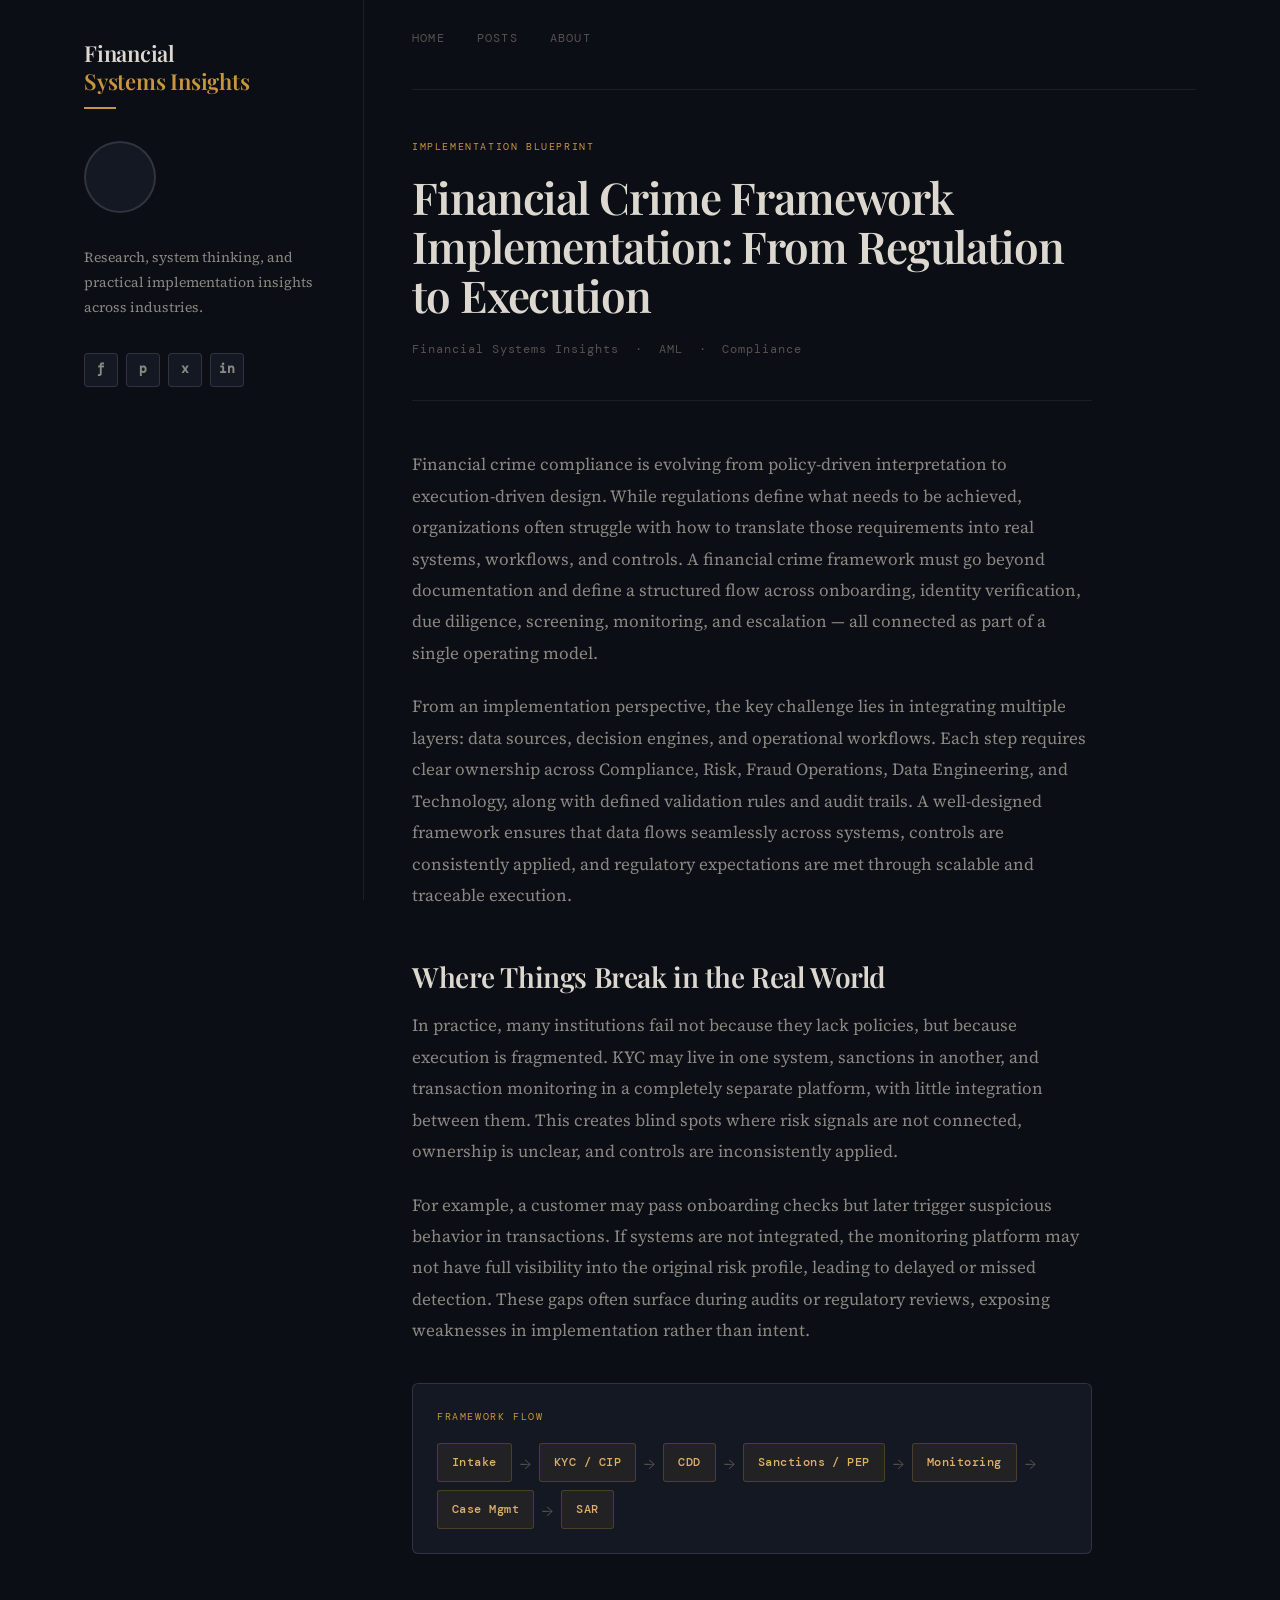
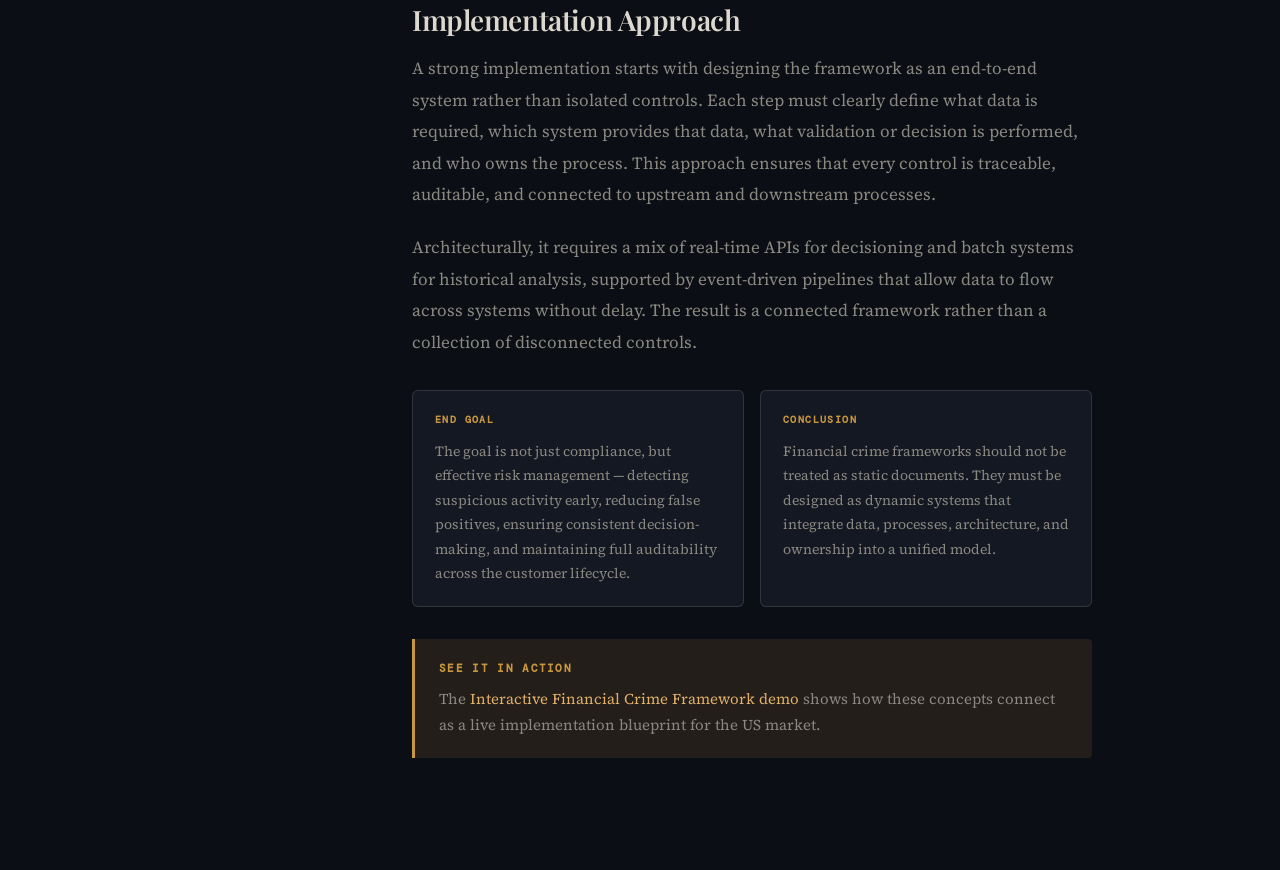
<file: posts/financial-crime-framework-implementation.html>
<!DOCTYPE html>
<html lang="en">
<head>
  <meta charset="UTF-8" />
  <meta name="viewport" content="width=device-width, initial-scale=1.0" />
  <title>Financial Crime Framework Implementation | Financial Systems Insights</title>
  <link rel="stylesheet" href="../assets/styles.css" />
</head>
<body>
<div class="page">
  <div class="layout">

    <aside class="left-rail">
      <div>
        <a href="../index.html" class="brand">Financial<br><span>Systems Insights</span></a>
        <div class="brand-rule"></div>
      </div>

      <div class="author-photo">
        <img src="../assets/author-placeholder.png" alt="Author photo" />
      </div>

      <p class="about">
        Research, system thinking, and practical implementation insights across industries.
      </p>

      <div class="socials">
        <a href="#" class="social">f</a>
        <a href="#" class="social">p</a>
        <a href="#" class="social">x</a>
        <a href="#" class="social">in</a>
      </div>
    </aside>

    <main class="right-content">
      <nav class="top-nav">
        <a href="../index.html">Home</a>
        <a href="../posts.html">Posts</a>
        <a href="../about.html">About</a>
        <div class="top-nav-spacer"></div>
      </nav>

      <article class="post-page">

        <div class="post-header">
          <div class="kicker">Implementation Blueprint</div>
          <h1>Financial Crime Framework Implementation: From Regulation to Execution</h1>
          <div class="post-byline">Financial Systems Insights &nbsp;·&nbsp; AML &nbsp;·&nbsp; Compliance</div>
        </div>

        <p>Financial crime compliance is evolving from policy-driven interpretation to execution-driven design. While regulations define what needs to be achieved, organizations often struggle with how to translate those requirements into real systems, workflows, and controls. A financial crime framework must go beyond documentation and define a structured flow across onboarding, identity verification, due diligence, screening, monitoring, and escalation — all connected as part of a single operating model.</p>

        <p>From an implementation perspective, the key challenge lies in integrating multiple layers: data sources, decision engines, and operational workflows. Each step requires clear ownership across Compliance, Risk, Fraud Operations, Data Engineering, and Technology, along with defined validation rules and audit trails. A well-designed framework ensures that data flows seamlessly across systems, controls are consistently applied, and regulatory expectations are met through scalable and traceable execution.</p>

        <h2>Where Things Break in the Real World</h2>

        <p>In practice, many institutions fail not because they lack policies, but because execution is fragmented. KYC may live in one system, sanctions in another, and transaction monitoring in a completely separate platform, with little integration between them. This creates blind spots where risk signals are not connected, ownership is unclear, and controls are inconsistently applied.</p>

        <p>For example, a customer may pass onboarding checks but later trigger suspicious behavior in transactions. If systems are not integrated, the monitoring platform may not have full visibility into the original risk profile, leading to delayed or missed detection. These gaps often surface during audits or regulatory reviews, exposing weaknesses in implementation rather than intent.</p>

        <div class="diagram">
          <div class="diagram-title">Framework flow</div>
          <div class="flow">
            <span class="node">Intake</span>
            <span class="arrow">→</span>
            <span class="node">KYC / CIP</span>
            <span class="arrow">→</span>
            <span class="node">CDD</span>
            <span class="arrow">→</span>
            <span class="node">Sanctions / PEP</span>
            <span class="arrow">→</span>
            <span class="node">Monitoring</span>
            <span class="arrow">→</span>
            <span class="node">Case Mgmt</span>
            <span class="arrow">→</span>
            <span class="node">SAR</span>
          </div>
        </div>

        <h2>Implementation Approach</h2>

        <p>A strong implementation starts with designing the framework as an end-to-end system rather than isolated controls. Each step must clearly define what data is required, which system provides that data, what validation or decision is performed, and who owns the process. This approach ensures that every control is traceable, auditable, and connected to upstream and downstream processes.</p>

        <p>Architecturally, it requires a mix of real-time APIs for decisioning and batch systems for historical analysis, supported by event-driven pipelines that allow data to flow across systems without delay. The result is a connected framework rather than a collection of disconnected controls.</p>

        <div class="two-col">
          <div class="callout">
            <h3>End Goal</h3>
            <p>The goal is not just compliance, but effective risk management — detecting suspicious activity early, reducing false positives, ensuring consistent decision-making, and maintaining full auditability across the customer lifecycle.</p>
          </div>
          <div class="callout">
            <h3>Conclusion</h3>
            <p>Financial crime frameworks should not be treated as static documents. They must be designed as dynamic systems that integrate data, processes, architecture, and ownership into a unified model.</p>
          </div>
        </div>

        <div class="note">
          <strong>See it in action</strong>
          <p>The <a href="https://ibrandbro.github.io/financial-crime-framework-demo/" target="_blank" style="color:var(--accent-light)">Interactive Financial Crime Framework demo</a> shows how these concepts connect as a live implementation blueprint for the US market.</p>
        </div>

      </article>
    </main>

  </div>
</div>
</body>
</html>
</file>
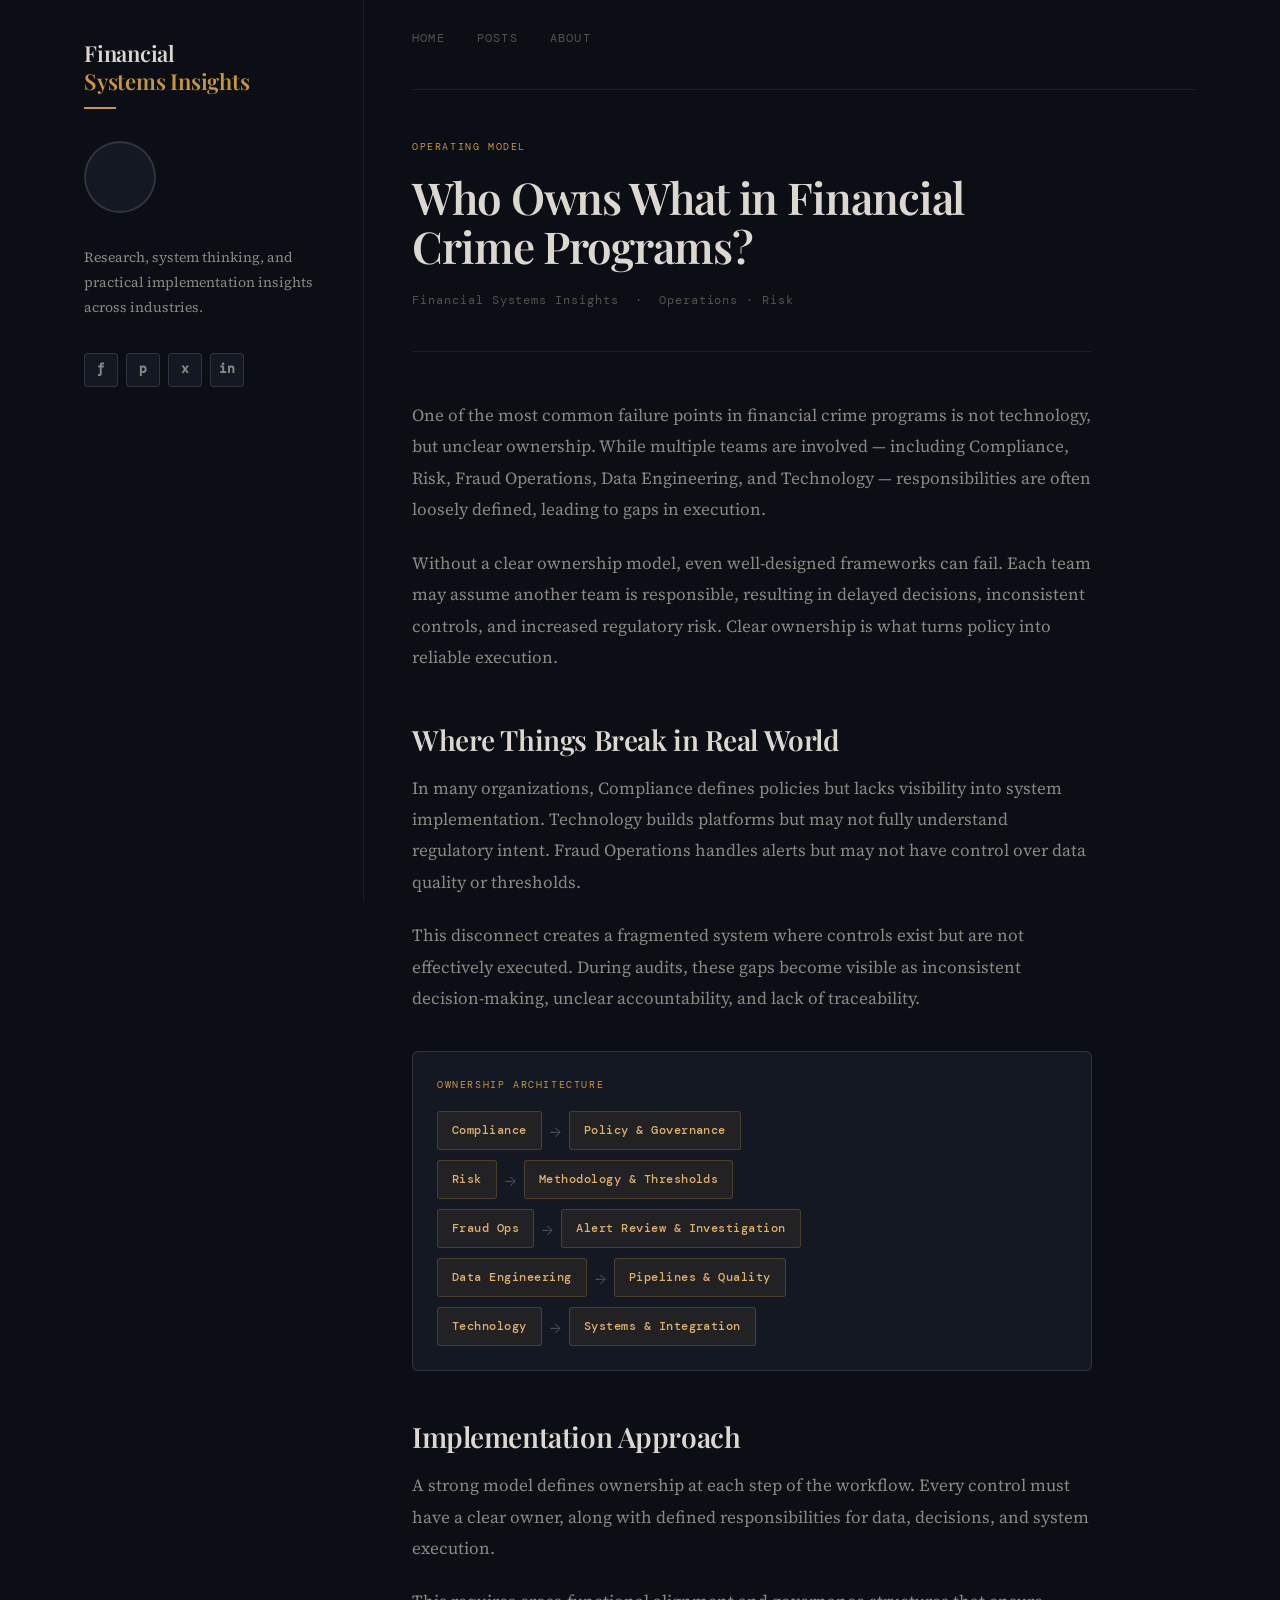
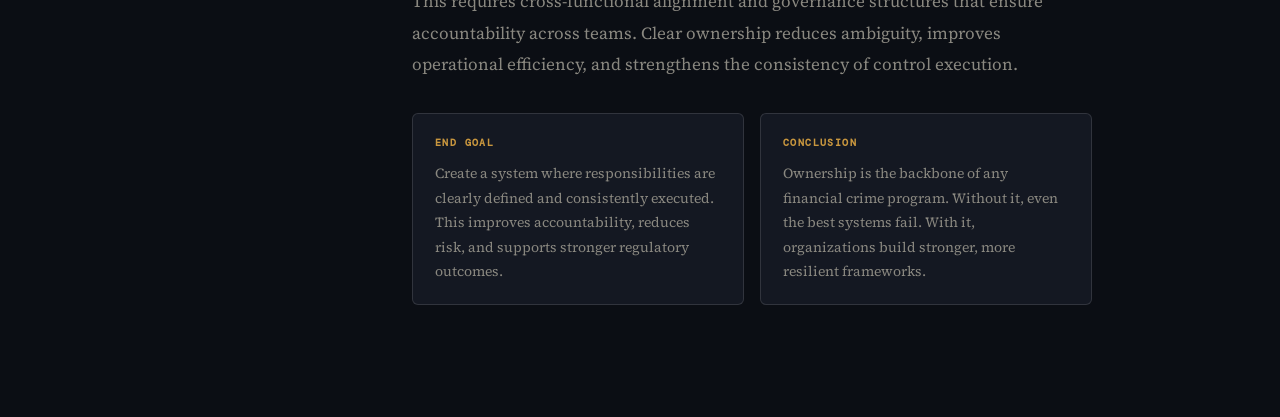
<file: posts/ownership-model-financial-crime.html>
<!DOCTYPE html>
<html lang="en">
<head>
  <meta charset="UTF-8" />
  <meta name="viewport" content="width=device-width, initial-scale=1.0" />
  <title>Who Owns What in Financial Crime Programs? | Financial Systems Insights</title>
  <link rel="stylesheet" href="../assets/styles.css" />
</head>
<body>
<div class="page">
  <div class="layout">
    <aside class="left-rail">
      <div>
        <a href="../index.html" class="brand">Financial<br><span>Systems Insights</span></a>
        <div class="brand-rule"></div>
      </div>
      <div class="author-photo">
        <img src="../assets/author-placeholder.png" alt="Author photo" />
      </div>
      <p class="about">Research, system thinking, and practical implementation insights across industries.</p>
      <div class="socials">
        <a href="#" class="social">f</a>
        <a href="#" class="social">p</a>
        <a href="#" class="social">x</a>
        <a href="#" class="social">in</a>
      </div>
    </aside>
    <main class="right-content">
      <nav class="top-nav">
        <a href="../index.html">Home</a>
        <a href="../posts.html">Posts</a>
        <a href="../about.html">About</a>
        <div class="top-nav-spacer"></div>
      </nav>
      <article class="post-page">
        <div class="post-header">
          <div class="kicker">Operating Model</div>
          <h1>Who Owns What in Financial Crime Programs?</h1>
          <div class="post-byline">Financial Systems Insights &nbsp;·&nbsp; Operations · Risk</div>
        </div>
        <p>One of the most common failure points in financial crime programs is not technology, but unclear ownership. While multiple teams are involved — including Compliance, Risk, Fraud Operations, Data Engineering, and Technology — responsibilities are often loosely defined, leading to gaps in execution.</p><p>Without a clear ownership model, even well-designed frameworks can fail. Each team may assume another team is responsible, resulting in delayed decisions, inconsistent controls, and increased regulatory risk. Clear ownership is what turns policy into reliable execution.</p><h2>Where Things Break in Real World</h2><p>In many organizations, Compliance defines policies but lacks visibility into system implementation. Technology builds platforms but may not fully understand regulatory intent. Fraud Operations handles alerts but may not have control over data quality or thresholds.</p><p>This disconnect creates a fragmented system where controls exist but are not effectively executed. During audits, these gaps become visible as inconsistent decision-making, unclear accountability, and lack of traceability.</p><div class="diagram"><div class="diagram-title">Ownership architecture</div><div class="flow"><span class="node">Compliance</span><span class="arrow">→</span><span class="node">Policy & Governance</span></div><div class="flow" style="margin-top:10px"><span class="node">Risk</span><span class="arrow">→</span><span class="node">Methodology & Thresholds</span></div><div class="flow" style="margin-top:10px"><span class="node">Fraud Ops</span><span class="arrow">→</span><span class="node">Alert Review & Investigation</span></div><div class="flow" style="margin-top:10px"><span class="node">Data Engineering</span><span class="arrow">→</span><span class="node">Pipelines & Quality</span></div><div class="flow" style="margin-top:10px"><span class="node">Technology</span><span class="arrow">→</span><span class="node">Systems & Integration</span></div></div><h2>Implementation Approach</h2><p>A strong model defines ownership at each step of the workflow. Every control must have a clear owner, along with defined responsibilities for data, decisions, and system execution.</p><p>This requires cross-functional alignment and governance structures that ensure accountability across teams. Clear ownership reduces ambiguity, improves operational efficiency, and strengthens the consistency of control execution.</p><div class="two-col"><div class="callout"><h3>End Goal</h3><p>Create a system where responsibilities are clearly defined and consistently executed. This improves accountability, reduces risk, and supports stronger regulatory outcomes.</p></div><div class="callout"><h3>Conclusion</h3><p>Ownership is the backbone of any financial crime program. Without it, even the best systems fail. With it, organizations build stronger, more resilient frameworks.</p></div></div>
      </article>
    </main>
  </div>
</div>
</body>
</html>
</file>
<file: assets/blog.css>
/* ── TOKENS ─────────────────────────────────────────────── */
:root {
  --bg:      #ffffff;
  --bg-rail: #f8f8f8;
  --bg-card: #ffffff;
  --text:    #111111;
  --text-2:  #444444;
  --text-3:  #999999;
  --accent:  #b07828;
  --acc-l:   #d4963e;
  --line:    rgba(0,0,0,0.09);
  --line-s:  rgba(0,0,0,0.15);
  --node-bg: #fff8ee;
  --node-bd: rgba(176,120,40,0.28);
  --head: 'Playfair Display', Georgia, serif;
  --body: 'Lora', Georgia, serif;
  --sans: 'DM Sans', system-ui, sans-serif;
}
[data-theme="dark"] {
  --bg:      #0d1018;
  --bg-rail: #111520;
  --bg-card: #161b26;
  --text:    #ddd8cf;
  --text-2:  #8a8880;
  --text-3:  #555250;
  --accent:  #c8963e;
  --acc-l:   #e0b06a;
  --line:    rgba(255,255,255,0.07);
  --line-s:  rgba(255,255,255,0.13);
  --node-bg: rgba(200,150,62,0.10);
  --node-bd: rgba(200,150,62,0.28);
}

/* ── RESET ──────────────────────────────────────────────── */
*,*::before,*::after { box-sizing:border-box; margin:0; padding:0; }
html { scroll-behavior:smooth; }
body {
  font-family: var(--body);
  background: var(--bg);
  color: var(--text);
  min-height: 100vh;
  transition: background .3s, color .3s;
}
a { text-decoration:none; color:inherit; }

/* ── SHELL ──────────────────────────────────────────────── */
.shell {
  display: grid;
  grid-template-columns: 300px 1fr;
  min-height: 100vh;
  max-width: 1400px;
  margin: 0 auto;
  width: 100%;
}

/* ── LEFT RAIL ──────────────────────────────────────────── */
.rail {
  background: var(--bg-rail);
  border-right: 1px solid var(--line);
  padding: 36px 26px 40px;
  position: sticky;
  top: 0;
  height: 100vh;
  overflow-y: auto;
  display: flex;
  flex-direction: column;
  gap: 20px;
  transition: background .3s, border-color .3s;
}
.rail::-webkit-scrollbar { width: 0; }

.author-greeting {
  font-family: var(--sans);
  font-size: 19px;
  font-weight: 700;
  letter-spacing: .01em;
  color: var(--text);
  line-height: 1.25;
}

.author-photo {
  width: 170px;
  aspect-ratio: 1 / 1;
  border-radius: 50%;
  overflow: hidden;
  border: 4px solid var(--bg-card);
  box-shadow: 0 6px 28px rgba(0,0,0,.14);
  align-self: center;
  flex-shrink: 0;
  background: var(--bg-card);
  transition: box-shadow .3s;
}
[data-theme="dark"] .author-photo { box-shadow: 0 6px 28px rgba(0,0,0,.45); }
.author-photo img {
  width: 100%;
  height: 100%;
  object-fit: cover;
  object-position: center top;
  display: block;
}

.bio {
  font-family: var(--sans);
  font-size: 14px;
  line-height: 1.8;
  color: var(--text-2);
}

/* Social icons */
.socials { display:flex; gap:10px; flex-wrap:wrap; }
.soc {
  width: 46px; height: 46px;
  border-radius: 50%;
  display: flex; align-items:center; justify-content:center;
  color: #fff;
  font-weight: 700; font-size: 17px;
  font-family: var(--sans);
  transition: transform .18s, opacity .18s;
  flex-shrink: 0;
}
.soc:hover { transform:translateY(-2px); opacity:.88; }
.soc-fb { background: #1877f2; }
.soc-pi { background: #e60023; }
.soc-x  { background: #111111; }
.soc-li { background: #0a66c2; }

/* Blog list */
.rail-heading {
  font-family: var(--sans);
  font-size: 12px;
  font-weight: 700;
  letter-spacing: .12em;
  text-transform: uppercase;
  color: var(--text);
  padding-bottom: 10px;
  border-bottom: 2px solid var(--text);
}
.blog-list { list-style:none; display:flex; flex-direction:column; gap:0; }
.blog-list li { border-bottom: 1px solid var(--line); }
.blog-list li:last-child { border-bottom: none; }
.blog-btn {
  width: 100%; text-align: left;
  background: none; border: none; cursor: pointer;
  padding: 12px 4px 12px 14px;
  font-family: var(--sans);
  font-size: 14px; line-height: 1.5;
  color: var(--text-2);
  border-left: 3px solid transparent;
  transition: color .2s, border-color .2s, background .2s;
}
.blog-btn:hover { color:var(--text); border-left-color:var(--accent); background:rgba(0,0,0,.03); }
.blog-btn.active { color:var(--accent); border-left-color:var(--accent); font-weight:600; }
[data-theme="dark"] .blog-btn:hover { background:rgba(255,255,255,.03); }

/* ── RIGHT PANEL ────────────────────────────────────────── */
.right-panel {
  display: flex;
  flex-direction: column;
  min-height: 100vh;
}

/* ── TOP BAR ────────────────────────────────────────────── */
.topbar {
  display: flex;
  align-items: center;
  padding: 0 48px;
  height: 54px;
  border-bottom: 1px solid var(--line);
  background: var(--bg);
  position: sticky;
  top: 0;
  z-index: 10;
  transition: background .3s, border-color .3s;
}
.nav-links { display:flex; gap:32px; flex:1; }
.nav-btn {
  background:none; border:none; cursor:pointer;
  font-family:var(--sans); font-size:11px; font-weight:600;
  letter-spacing:.1em; text-transform:uppercase;
  color:var(--text-3); padding:0;
  transition:color .2s; position:relative;
}
.nav-btn::after {
  content:''; position:absolute; bottom:-4px; left:0;
  width:0; height:1px; background:var(--accent);
  transition:width .2s;
}
.nav-btn:hover { color:var(--text); }
.nav-btn:hover::after, .nav-btn.active::after { width:100%; }
.nav-btn.active { color:var(--accent); }

/* Theme toggle */
.toggle-wrap {
  display:flex; align-items:center; gap:8px;
  cursor:pointer; user-select:none; margin-left:auto;
}
.toggle-icon { font-size:13px; line-height:1; color:var(--text-3); }
.toggle-track {
  width:38px; height:21px; border-radius:11px;
  background:var(--line-s); position:relative;
  border:1px solid var(--line-s);
  transition:background .3s;
}
.toggle-knob {
  width:15px; height:15px; border-radius:50%;
  background:var(--text-3);
  position:absolute; top:2px; left:2px;
  transition:transform .25s, background .3s;
}
[data-theme="dark"] .toggle-knob { transform:translateX(17px); background:var(--accent); }
[data-theme="dark"] .toggle-track { background:rgba(200,150,62,.18); border-color:rgba(200,150,62,.3); }
.toggle-label {
  font-family:var(--sans); font-size:10px; font-weight:600;
  letter-spacing:.1em; text-transform:uppercase;
  color:var(--text-3);
}

/* ── CONTENT PANE ───────────────────────────────────────── */
.content-wrap { display:flex; flex-direction:column; flex:1; }
.content-pane {
  padding: 48px 60px 72px;
  width: 100%;
  max-width: 900px;
  flex: 1;
}

/* ── HOME / POSTS LIST ──────────────────────────────────── */
.home-card {
  padding: 28px 0;
  border-bottom: 1px solid var(--line);
  cursor: pointer;
  transition: border-color .3s;
}
.home-card:first-child { padding-top:0; }
.home-card:last-child { border-bottom:none; }
.home-card-kicker {
  font-family:var(--sans); font-size:10px; font-weight:600;
  letter-spacing:.16em; text-transform:uppercase;
  color:var(--accent); margin-bottom:8px;
}
.home-card-title {
  font-family:var(--head); font-size:27px; font-weight:700;
  line-height:1.22; letter-spacing:-.01em;
  color:var(--text); margin-bottom:10px;
  transition:color .2s;
}
.home-card:hover .home-card-title { color:var(--acc-l); }
.home-card-excerpt {
  font-size:15px; line-height:1.75;
  color:var(--text-2); margin-bottom:12px;
}
.read-more {
  font-family:var(--sans); font-size:11px; font-weight:600;
  letter-spacing:.1em; text-transform:uppercase;
  color:var(--accent); display:inline-flex; align-items:center; gap:6px;
  transition:gap .2s;
}
.read-more::after { content:'→'; font-family:sans-serif; }
.read-more:hover { gap:10px; }

/* ── ARTICLE ────────────────────────────────────────────── */
.article-kicker {
  font-family:var(--sans); font-size:10px; font-weight:600;
  letter-spacing:.18em; text-transform:uppercase;
  color:var(--accent); margin-bottom:12px;
  display:flex; align-items:center; gap:10px;
}
.article-kicker::before { content:''; width:20px; height:1px; background:var(--accent); display:block; }

.article-title {
  font-family:var(--head); font-size:32px; font-weight:800;
  line-height:1.1; letter-spacing:-.025em;
  color:var(--text); margin-bottom:16px;
  padding-bottom:16px;
  border-bottom:3px solid var(--accent);
}
.article-byline {
  font-family:var(--sans); font-size:11px; font-weight:500;
  letter-spacing:.08em; color:var(--text-3);
  margin-bottom:36px;
  display:flex; align-items:center; justify-content:space-between;
  flex-wrap:wrap; gap:8px;
}
.byline-demo {
  font-family:var(--sans); font-size:11px; font-weight:600;
  letter-spacing:.08em; color:var(--accent);
  border:1px solid var(--node-bd);
  background:var(--node-bg);
  padding:4px 12px; border-radius:3px;
  transition:background .2s, color .2s;
  white-space:nowrap;
  margin-left:auto;
}
.byline-demo:hover {
  background:var(--accent); color:#fff;
}
.article-body p {
  font-size:17px; line-height:1.87;
  color:var(--text-2); margin-bottom:22px;
  text-align:justify;
  hyphens:auto;
}
.article-body h2 {
  font-family:var(--head); font-size:27px; font-weight:700;
  line-height:1.22; letter-spacing:-.015em;
  color:var(--text); margin:48px 0 14px;
}
.article-body h3 {
  font-family:var(--head); font-size:20px; font-weight:700;
  color:var(--text); margin:32px 0 12px;
}

/* Diagram */
.diagram {
  margin:30px 0; padding:20px 22px;
  border:1px solid var(--line-s); border-radius:6px;
  background:var(--bg-card);
  transition:background .3s, border-color .3s;
}
.diagram-title {
  font-family:var(--sans); font-size:10px; font-weight:600;
  letter-spacing:.14em; text-transform:uppercase;
  color:var(--accent); margin-bottom:14px;
}
.flow { display:flex; flex-wrap:wrap; gap:8px; align-items:center; }
.node {
  padding:7px 12px;
  border:1px solid var(--node-bd);
  background:var(--node-bg); border-radius:3px;
  font-family:var(--sans); font-size:12px; font-weight:600;
  color:var(--accent); letter-spacing:.04em;
  transition:background .3s;
}
.arr { color:var(--text-3); font-size:14px; }

/* Two col */
.two-col { display:grid; grid-template-columns:1fr 1fr; gap:12px; margin:28px 0; }
.callout {
  padding:16px 18px;
  border:1px solid var(--line-s); border-radius:5px;
  background:var(--bg-card);
  transition:background .3s, border-color .3s;
}
.callout-head {
  font-family:var(--sans); font-size:10px; font-weight:600;
  letter-spacing:.14em; text-transform:uppercase;
  color:var(--accent); margin-bottom:8px;
}
.callout p { font-size:14px; line-height:1.75; color:var(--text-2); margin:0; }

/* Note */
.note {
  margin:28px 0; padding:16px 20px;
  border-left:3px solid var(--accent);
  background:var(--node-bg); border-radius:0 4px 4px 0;
  transition:background .3s;
}
.note strong {
  display:block; font-family:var(--sans); font-size:10px; font-weight:600;
  letter-spacing:.12em; text-transform:uppercase;
  color:var(--accent); margin-bottom:7px;
}
.note p { font-size:15px; line-height:1.75; color:var(--text-2); margin:0; }

/* About / static */
.static-title {
  font-family:var(--head); font-size:50px; font-weight:800;
  line-height:1.1; letter-spacing:-.03em;
  color:var(--text); margin-bottom:28px;
}
.static-body p { font-size:17px; line-height:1.85; color:var(--text-2); margin-bottom:20px; }

/* Progress */
#progress {
  position:fixed; top:0; left:0; height:2px; width:0%;
  background:linear-gradient(90deg, var(--accent), var(--acc-l));
  z-index:100; transition:width .1s linear;
}

/* Animations */
@keyframes fadeUp {
  from { opacity:0; transform:translateY(12px); }
  to   { opacity:1; transform:translateY(0); }
}
.fade-in { animation:fadeUp .38s ease both; }

/* Footer */
.site-footer {
  padding: 22px 56px;
  border-top: 1px solid var(--line);
  display: flex; align-items:center; justify-content:space-between;
  font-family:var(--sans); font-size:11px; color:var(--text-3);
  transition:border-color .3s;
}


/* ── Example cards (real-world cases) ──────────────────── */
.examples-grid {
  display: flex;
  flex-direction: column;
  gap: 16px;
  margin: 32px 0;
}
.example-card {
  border: 1px solid var(--line-s);
  border-radius: 6px;
  background: var(--bg-card);
  overflow: hidden;
  transition: background .3s, border-color .3s;
}
.example-card-header {
  display: flex;
  align-items: center;
  gap: 14px;
  padding: 16px 20px 14px;
  border-bottom: 1px solid var(--line);
}
.example-num {
  width: 28px; height: 28px;
  border-radius: 50%;
  background: var(--accent);
  color: #fff;
  font-family: var(--sans);
  font-size: 12px; font-weight: 700;
  display: flex; align-items: center; justify-content: center;
  flex-shrink: 0;
}
.example-card-title {
  font-family: var(--sans);
  font-size: 14px; font-weight: 700;
  color: var(--text);
  letter-spacing: .01em;
}
.example-card-body {
  padding: 14px 20px 16px;
}
.example-card-body ul {
  list-style: none;
  padding: 0; margin: 0 0 14px;
  display: flex; flex-direction: column; gap: 6px;
}
.example-card-body ul li {
  font-family: var(--sans);
  font-size: 14px; line-height: 1.65;
  color: var(--text-2);
  padding-left: 16px;
  position: relative;
}
.example-card-body ul li::before {
  content: '–';
  position: absolute; left: 0;
  color: var(--accent);
}
.example-insight {
  display: flex;
  align-items: flex-start;
  gap: 10px;
  padding: 10px 14px;
  background: var(--node-bg);
  border-radius: 4px;
  transition: background .3s;
}
.example-insight-label {
  font-family: var(--sans);
  font-size: 10px; font-weight: 700;
  letter-spacing: .12em; text-transform: uppercase;
  color: var(--accent);
  white-space: nowrap;
  padding-top: 1px;
}
.example-insight p {
  font-family: var(--sans);
  font-size: 13px !important;
  line-height: 1.65 !important;
  color: var(--text-2) !important;
  margin: 0 !important;
  text-align: left !important;
}

/* ── Shift callout (industry shift block) ───────────────── */
.shift-block {
  margin: 32px 0;
  padding: 22px 24px;
  border: 1px solid var(--line-s);
  border-radius: 6px;
  background: var(--bg-card);
  transition: background .3s, border-color .3s;
}
.shift-block-label {
  font-family: var(--sans);
  font-size: 10px; font-weight: 700;
  letter-spacing: .14em; text-transform: uppercase;
  color: var(--accent); margin-bottom: 12px;
}
.shift-row {
  display: flex;
  align-items: center;
  gap: 16px;
  font-family: var(--sans);
  font-size: 15px;
  color: var(--text-2);
}
.shift-old {
  flex: 1;
  padding: 10px 14px;
  border: 1px solid var(--line);
  border-radius: 4px;
  background: var(--bg);
  font-style: italic;
  color: var(--text-3);
  transition: background .3s;
}
.shift-arrow {
  font-size: 20px;
  color: var(--accent);
  font-weight: 700;
  flex-shrink: 0;
}
.shift-new {
  flex: 1;
  padding: 10px 14px;
  border: 1px solid rgba(176,120,40,.35);
  border-radius: 4px;
  background: var(--node-bg);
  font-weight: 600;
  color: var(--text);
  transition: background .3s;
}


/* ── References section ─────────────────────────────────── */
.references {
  margin-top: 56px;
  padding-top: 36px;
  border-top: 2px solid var(--line-s);
}
.references-title {
  font-family: var(--sans);
  font-size: 11px; font-weight: 700;
  letter-spacing: .14em; text-transform: uppercase;
  color: var(--text-3);
  margin-bottom: 20px;
}
.references-list {
  list-style: none;
  padding: 0; margin: 0;
  display: flex; flex-direction: column; gap: 14px;
}
.references-list li {
  display: flex;
  align-items: flex-start;
  gap: 14px;
}
.ref-num {
  font-family: var(--sans);
  font-size: 11px; font-weight: 700;
  color: #fff;
  background: var(--accent);
  width: 22px; height: 22px;
  border-radius: 50%;
  display: flex; align-items: center; justify-content: center;
  flex-shrink: 0;
  margin-top: 1px;
}
.ref-content {
  display: flex; flex-direction: column; gap: 3px;
}
.ref-link {
  font-family: var(--sans);
  font-size: 14px; font-weight: 500;
  color: var(--accent);
  line-height: 1.5;
  transition: color .2s;
}
.ref-link:hover { color: var(--acc-l); text-decoration: underline; }
.ref-source {
  font-family: var(--sans);
  font-size: 12px;
  color: var(--text-3);
  font-style: italic;
}


/* ── Coming soon badge & sidebar entry ──────────────────── */
.blog-btn--soon {
  opacity: .75;
}
.blog-btn--soon:hover { opacity: 1; }
.coming-soon-badge {
  display: inline-block;
  font-family: var(--sans);
  font-size: 9px; font-weight: 700;
  letter-spacing: .1em; text-transform: uppercase;
  color: #fff;
  background: var(--accent);
  padding: 2px 7px;
  border-radius: 3px;
  margin-left: 6px;
  vertical-align: middle;
  line-height: 1.6;
}

/* ── Coming soon pane ───────────────────────────────────── */
.coming-soon-pane {
  display: flex;
  flex-direction: column;
  justify-content: center;
  min-height: 60vh;
  max-width: 580px;
}
.cs-label {
  font-family: var(--sans);
  font-size: 10px; font-weight: 700;
  letter-spacing: .18em; text-transform: uppercase;
  color: var(--accent);
  display: flex; align-items: center; gap: 10px;
  margin-bottom: 20px;
}
.cs-label::before {
  content: ''; width: 22px; height: 1px;
  background: var(--accent); display: block;
}
.cs-title {
  font-family: var(--head);
  font-size: 36px; font-weight: 800;
  line-height: 1.18; letter-spacing: -.02em;
  color: var(--text);
  margin-bottom: 22px;
}
.cs-desc {
  font-size: 16px !important;
  line-height: 1.8 !important;
  color: var(--text-2) !important;
  margin-bottom: 32px !important;
  text-align: left !important;
}
.cs-back {
  font-family: var(--sans);
  font-size: 11px; font-weight: 600;
  letter-spacing: .1em; text-transform: uppercase;
  color: var(--accent);
  display: inline-flex; align-items: center; gap: 6px;
  transition: gap .2s;
}
.cs-back:hover { gap: 10px; }

/* ── RESPONSIVE ─────────────────────────────────────────── */
@media(max-width:860px){
  .shell { grid-template-columns:1fr; }
  .rail  { position:static; height:auto; }
  .topbar, .content-pane, .site-footer { padding-left:20px; padding-right:20px; }
  .two-col { grid-template-columns:1fr; }
  .article-title { font-size:24px; }
  .static-title  { font-size:32px; }
}
</file>
<file: assets/styles.css>
@import url('https://fonts.googleapis.com/css2?family=Playfair+Display:ital,wght@0,400;0,500;0,600;0,700;1,400;1,600&family=Source+Serif+4:ital,opsz,wght@0,8..60,300;0,8..60,400;0,8..60,600;1,8..60,400&family=DM+Mono:wght@400;500&display=swap');

:root {
  --bg: #0b0e14;
  --bg-soft: #111520;
  --bg-card: #141822;
  --bg-card-hover: #181d28;
  --text: #ddd8cf;
  --text-soft: #8a8880;
  --text-muted: #555250;
  --accent: #c8963e;
  --accent-light: #e0b06a;
  --accent-dim: rgba(200,150,62,0.12);
  --line: rgba(255,255,255,0.07);
  --line-strong: rgba(255,255,255,0.12);
  --brand-font: 'Playfair Display', Georgia, serif;
  --body-font: 'Source Serif 4', Georgia, serif;
  --mono-font: 'DM Mono', monospace;
}

*, *::before, *::after { box-sizing: border-box; margin: 0; padding: 0; }

html { scroll-behavior: smooth; }

body {
  font-family: var(--body-font);
  background: var(--bg);
  color: var(--text);
  font-size: 18px;
  line-height: 1.75;
  min-height: 100vh;
}

a { text-decoration: none; color: inherit; }

/* ─── LAYOUT ─────────────────────────────────────────────── */

.page {
  max-width: 1160px;
  margin: 0 auto;
  padding: 0 24px;
}

.layout {
  display: grid;
  grid-template-columns: 280px 1fr;
  min-height: 100vh;
}

/* ─── LEFT RAIL ───────────────────────────────────────────── */

.left-rail {
  padding: 40px 32px 40px 0;
  position: sticky;
  top: 0;
  height: 100vh;
  overflow-y: auto;
  border-right: 1px solid var(--line);
  display: flex;
  flex-direction: column;
  gap: 32px;
}

.left-rail::-webkit-scrollbar { width: 0; }

.brand {
  font-family: var(--brand-font);
  font-size: 22px;
  font-weight: 600;
  line-height: 1.25;
  letter-spacing: -0.01em;
  color: var(--text);
  display: block;
}

.brand span {
  color: var(--accent);
}

.brand-rule {
  width: 32px;
  height: 2px;
  background: var(--accent);
  margin-top: 12px;
}

.author-photo {
  width: 72px;
  height: 72px;
  border-radius: 50%;
  overflow: hidden;
  background: var(--bg-card);
  border: 2px solid var(--line-strong);
  flex-shrink: 0;
}

.author-photo img {
  width: 100%;
  height: 100%;
  object-fit: cover;
  display: block;
  filter: grayscale(20%);
}

.about {
  font-size: 14px;
  line-height: 1.8;
  color: var(--text-soft);
}

.socials {
  display: flex;
  gap: 8px;
}

.social {
  width: 34px;
  height: 34px;
  border-radius: 4px;
  display: flex;
  align-items: center;
  justify-content: center;
  color: var(--text-soft);
  font-size: 13px;
  font-weight: 600;
  font-family: var(--mono-font);
  border: 1px solid var(--line-strong);
  background: var(--bg-card);
  transition: all 0.2s ease;
  letter-spacing: 0;
}

.social:hover {
  color: var(--accent);
  border-color: var(--accent);
  background: var(--accent-dim);
}

.rail-section-title {
  font-family: var(--mono-font);
  font-size: 10px;
  letter-spacing: 0.14em;
  text-transform: uppercase;
  color: var(--text-muted);
  padding-bottom: 10px;
  border-bottom: 1px solid var(--line);
}

.latest-list {
  list-style: none;
  display: flex;
  flex-direction: column;
  gap: 14px;
}

.latest-list li {
  font-size: 13px;
  line-height: 1.55;
  color: var(--text-soft);
  padding-left: 12px;
  border-left: 2px solid transparent;
  transition: border-color 0.2s ease;
}

.latest-list li:hover {
  border-left-color: var(--accent);
}

.latest-list a:hover {
  color: var(--text);
}

/* ─── RIGHT CONTENT ───────────────────────────────────────── */

.right-content {
  padding: 0 0 80px 48px;
}

/* ─── TOP NAV ─────────────────────────────────────────────── */

.top-nav {
  display: flex;
  align-items: center;
  gap: 32px;
  padding: 28px 0 40px;
  border-bottom: 1px solid var(--line);
  margin-bottom: 48px;
}

.top-nav a {
  font-family: var(--mono-font);
  font-size: 12px;
  letter-spacing: 0.1em;
  text-transform: uppercase;
  color: var(--text-muted);
  transition: color 0.2s ease;
  position: relative;
}

.top-nav a::after {
  content: '';
  position: absolute;
  bottom: -4px;
  left: 0;
  width: 0;
  height: 1px;
  background: var(--accent);
  transition: width 0.2s ease;
}

.top-nav a:hover {
  color: var(--text);
}

.top-nav a:hover::after {
  width: 100%;
}

.top-nav a.active {
  color: var(--accent);
}

.top-nav-spacer {
  flex: 1;
}

/* ─── FEATURED HERO ARTICLE ───────────────────────────────── */

.post-hero {
  margin-bottom: 56px;
  padding-bottom: 56px;
  border-bottom: 1px solid var(--line);
}

.post-hero .kicker {
  font-family: var(--mono-font);
  font-size: 10px;
  letter-spacing: 0.18em;
  text-transform: uppercase;
  color: var(--accent);
  margin-bottom: 18px;
  display: flex;
  align-items: center;
  gap: 10px;
}

.post-hero .kicker::before {
  content: '';
  display: inline-block;
  width: 24px;
  height: 1px;
  background: var(--accent);
}

.post-hero h2 {
  font-family: var(--brand-font);
  font-size: 42px;
  font-weight: 600;
  line-height: 1.15;
  letter-spacing: -0.02em;
  color: var(--text);
  margin-bottom: 20px;
}

.post-hero h2 a:hover { color: var(--accent-light); }

.post-hero p {
  font-size: 17px;
  line-height: 1.75;
  color: var(--text-soft);
  max-width: 640px;
  margin-bottom: 8px;
}

.post-hero p + p { margin-top: 10px; }

/* ─── ARTICLE CARDS ───────────────────────────────────────── */

.posts-grid {
  display: flex;
  flex-direction: column;
  gap: 0;
}

.post-card {
  display: grid;
  grid-template-columns: 1fr auto;
  align-items: start;
  gap: 24px;
  padding: 28px 0;
  border-bottom: 1px solid var(--line);
  transition: background 0.2s ease;
  cursor: pointer;
}

.post-card:last-child { border-bottom: none; }

.post-card:hover .post-card-title {
  color: var(--accent-light);
}

.kicker {
  font-family: var(--mono-font);
  font-size: 10px;
  letter-spacing: 0.16em;
  text-transform: uppercase;
  color: var(--accent);
  margin-bottom: 10px;
}

.post-card-title {
  font-family: var(--brand-font);
  font-size: 24px;
  font-weight: 600;
  line-height: 1.25;
  letter-spacing: -0.01em;
  color: var(--text);
  margin-bottom: 10px;
  transition: color 0.2s ease;
}

.post-card-excerpt {
  font-size: 15px;
  line-height: 1.7;
  color: var(--text-soft);
  margin-bottom: 14px;
}

.read-more {
  font-family: var(--mono-font);
  font-size: 11px;
  letter-spacing: 0.1em;
  text-transform: uppercase;
  color: var(--accent);
  display: inline-flex;
  align-items: center;
  gap: 6px;
  transition: gap 0.2s ease;
}

.read-more::after {
  content: '→';
  font-family: sans-serif;
}

.read-more:hover { gap: 10px; }

.post-card-meta {
  font-family: var(--mono-font);
  font-size: 11px;
  color: var(--text-muted);
  white-space: nowrap;
  padding-top: 4px;
}

/* ─── SECTION LABEL ───────────────────────────────────────── */

.section-label {
  font-family: var(--mono-font);
  font-size: 10px;
  letter-spacing: 0.16em;
  text-transform: uppercase;
  color: var(--text-muted);
  margin-bottom: 24px;
  display: flex;
  align-items: center;
  gap: 12px;
}

.section-label::after {
  content: '';
  flex: 1;
  height: 1px;
  background: var(--line);
}

/* ─── ABOUT PAGE ──────────────────────────────────────────── */

.about-page {
  max-width: 660px;
}

.about-page h1 {
  font-family: var(--brand-font);
  font-size: 52px;
  font-weight: 600;
  line-height: 1.1;
  letter-spacing: -0.03em;
  color: var(--text);
  margin-bottom: 32px;
}

.about-page p {
  font-size: 17px;
  line-height: 1.8;
  color: var(--text-soft);
  margin-bottom: 20px;
}

/* ─── POST / ARTICLE PAGE ─────────────────────────────────── */

.post-page {
  max-width: 680px;
}

.post-page .post-header {
  margin-bottom: 48px;
  padding-bottom: 40px;
  border-bottom: 1px solid var(--line);
}

.post-page h1 {
  font-family: var(--brand-font);
  font-size: 44px;
  font-weight: 600;
  line-height: 1.12;
  letter-spacing: -0.025em;
  color: var(--text);
  margin-top: 16px;
  margin-bottom: 20px;
}

.post-page .post-byline {
  font-family: var(--mono-font);
  font-size: 12px;
  color: var(--text-muted);
  letter-spacing: 0.08em;
}

.post-page h2 {
  font-family: var(--brand-font);
  font-size: 28px;
  font-weight: 600;
  line-height: 1.25;
  letter-spacing: -0.015em;
  color: var(--text);
  margin: 48px 0 16px;
}

.post-page p {
  font-size: 17px;
  line-height: 1.85;
  color: var(--text-soft);
  margin-bottom: 22px;
}

.post-page ul {
  padding-left: 0;
  list-style: none;
  margin-bottom: 22px;
}

.post-page ul li {
  font-size: 17px;
  line-height: 1.8;
  color: var(--text-soft);
  padding-left: 20px;
  margin-bottom: 10px;
  position: relative;
}

.post-page ul li::before {
  content: '—';
  position: absolute;
  left: 0;
  color: var(--accent);
  font-size: 14px;
}

/* ─── DIAGRAMS & CALLOUTS ─────────────────────────────────── */

.diagram {
  margin: 36px 0;
  padding: 24px;
  border: 1px solid var(--line-strong);
  border-radius: 6px;
  background: var(--bg-card);
}

.diagram-title {
  font-family: var(--mono-font);
  font-size: 10px;
  letter-spacing: 0.16em;
  text-transform: uppercase;
  color: var(--accent);
  margin-bottom: 18px;
}

.flow {
  display: flex;
  flex-wrap: wrap;
  gap: 8px;
  align-items: center;
}

.node {
  padding: 8px 14px;
  border: 1px solid rgba(200,150,62,0.25);
  background: rgba(200,150,62,0.08);
  border-radius: 3px;
  font-family: var(--mono-font);
  font-size: 12px;
  font-weight: 500;
  color: var(--accent-light);
  letter-spacing: 0.04em;
}

.arrow {
  color: var(--text-muted);
  font-size: 16px;
}

.two-col {
  display: grid;
  grid-template-columns: 1fr 1fr;
  gap: 16px;
  margin: 32px 0;
}

.callout {
  padding: 20px 22px;
  border: 1px solid var(--line-strong);
  border-radius: 6px;
  background: var(--bg-card);
}

.callout h3 {
  font-family: var(--mono-font);
  font-size: 10px;
  letter-spacing: 0.14em;
  text-transform: uppercase;
  color: var(--accent);
  margin-bottom: 10px;
}

.callout p {
  font-size: 14px;
  line-height: 1.75;
  color: var(--text-soft);
  margin: 0;
}

.note {
  margin: 32px 0;
  padding: 20px 24px;
  border-left: 3px solid var(--accent);
  background: var(--accent-dim);
  border-radius: 0 4px 4px 0;
}

.note strong {
  display: block;
  font-family: var(--mono-font);
  font-size: 11px;
  letter-spacing: 0.12em;
  text-transform: uppercase;
  color: var(--accent);
  margin-bottom: 8px;
}

.note p {
  font-size: 15px;
  line-height: 1.75;
  color: var(--text-soft);
  margin: 0;
}

/* ─── POSTS PAGE HEADER ───────────────────────────────────── */

.page-hero {
  margin-bottom: 48px;
  padding-bottom: 40px;
  border-bottom: 1px solid var(--line);
}

.page-hero h1 {
  font-family: var(--brand-font);
  font-size: 52px;
  font-weight: 600;
  letter-spacing: -0.03em;
  line-height: 1.1;
  color: var(--text);
  margin-bottom: 12px;
}

.page-hero p {
  font-size: 16px;
  color: var(--text-soft);
}

/* ─── RESPONSIVE ──────────────────────────────────────────── */

@media (max-width: 900px) {
  .layout {
    grid-template-columns: 1fr;
  }

  .left-rail {
    position: static;
    height: auto;
    border-right: none;
    border-bottom: 1px solid var(--line);
    padding: 32px 0 32px;
    flex-direction: row;
    flex-wrap: wrap;
    gap: 20px;
  }

  .right-content {
    padding: 0 0 60px;
  }

  .post-hero h2 {
    font-size: 30px;
  }

  .page-hero h1,
  .about-page h1,
  .post-page h1 {
    font-size: 36px;
  }

  .post-card {
    grid-template-columns: 1fr;
    gap: 4px;
  }

  .two-col {
    grid-template-columns: 1fr;
  }
}
</file>
